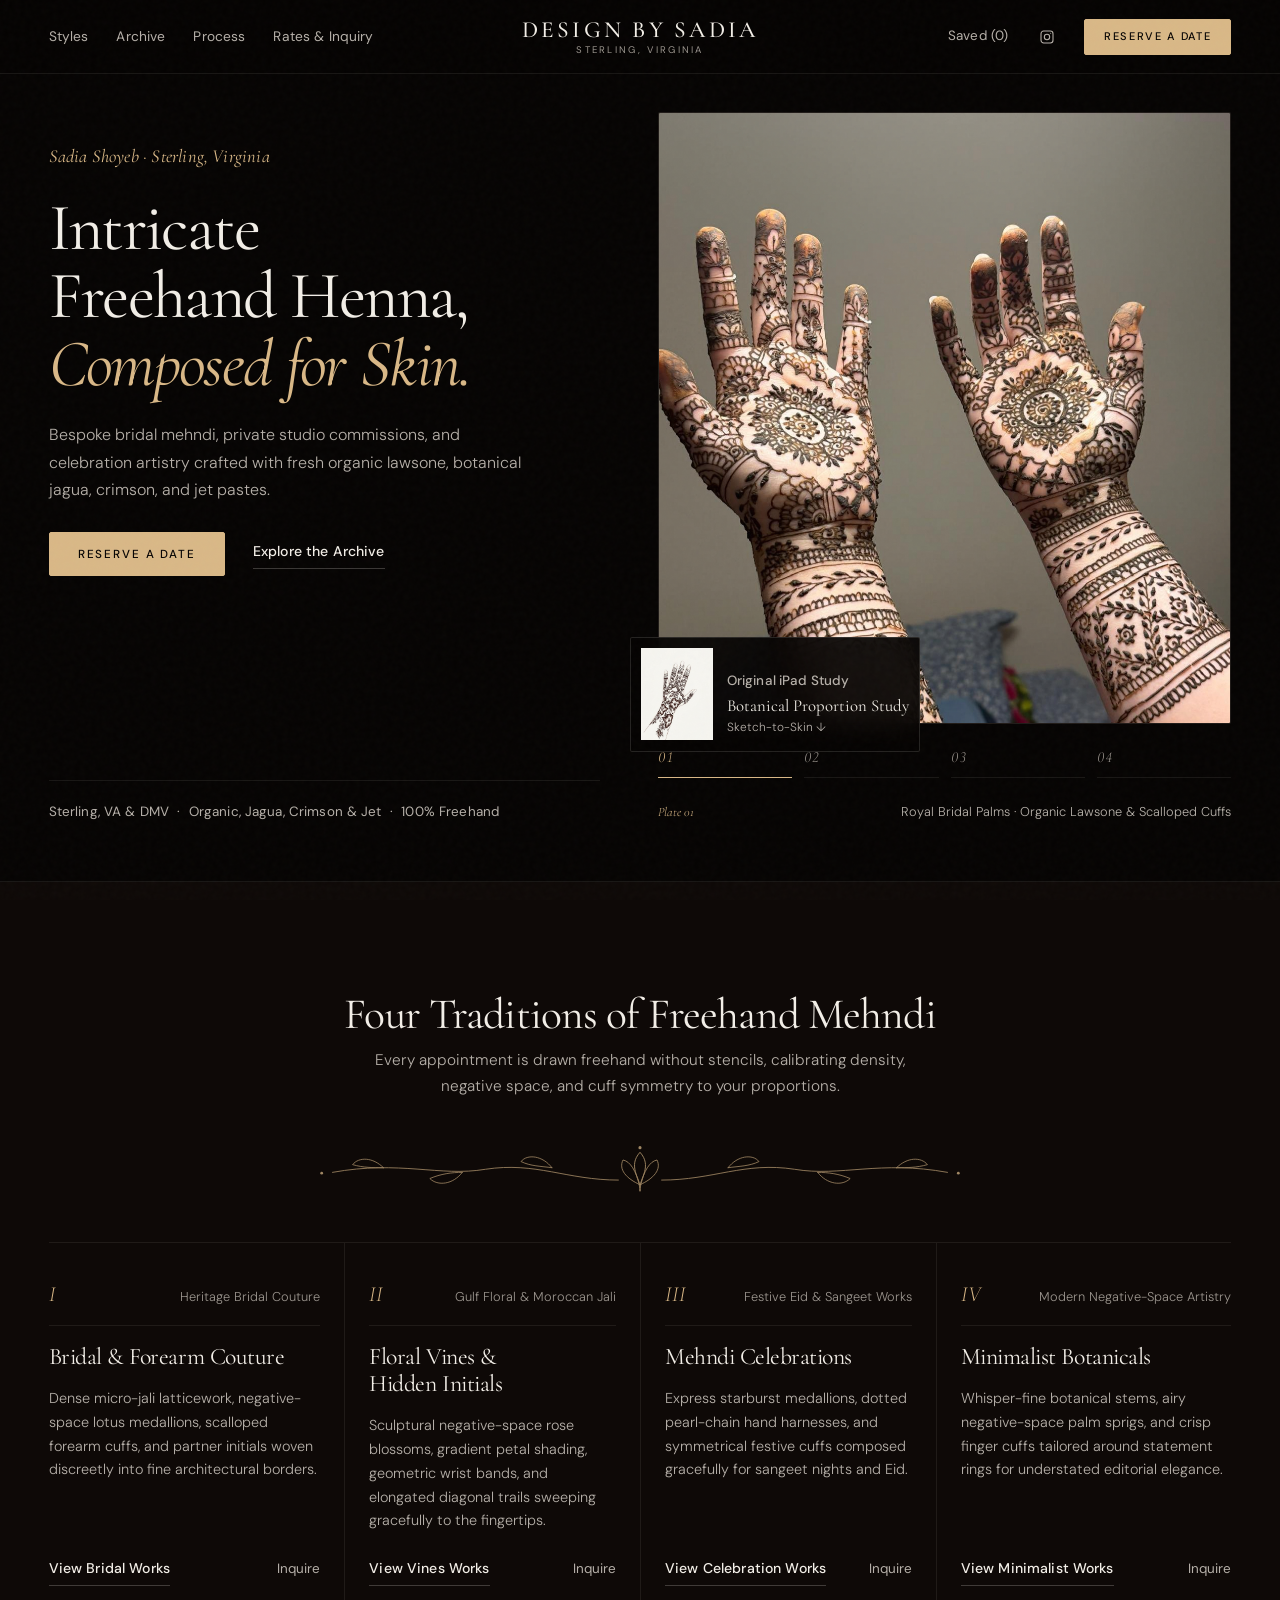
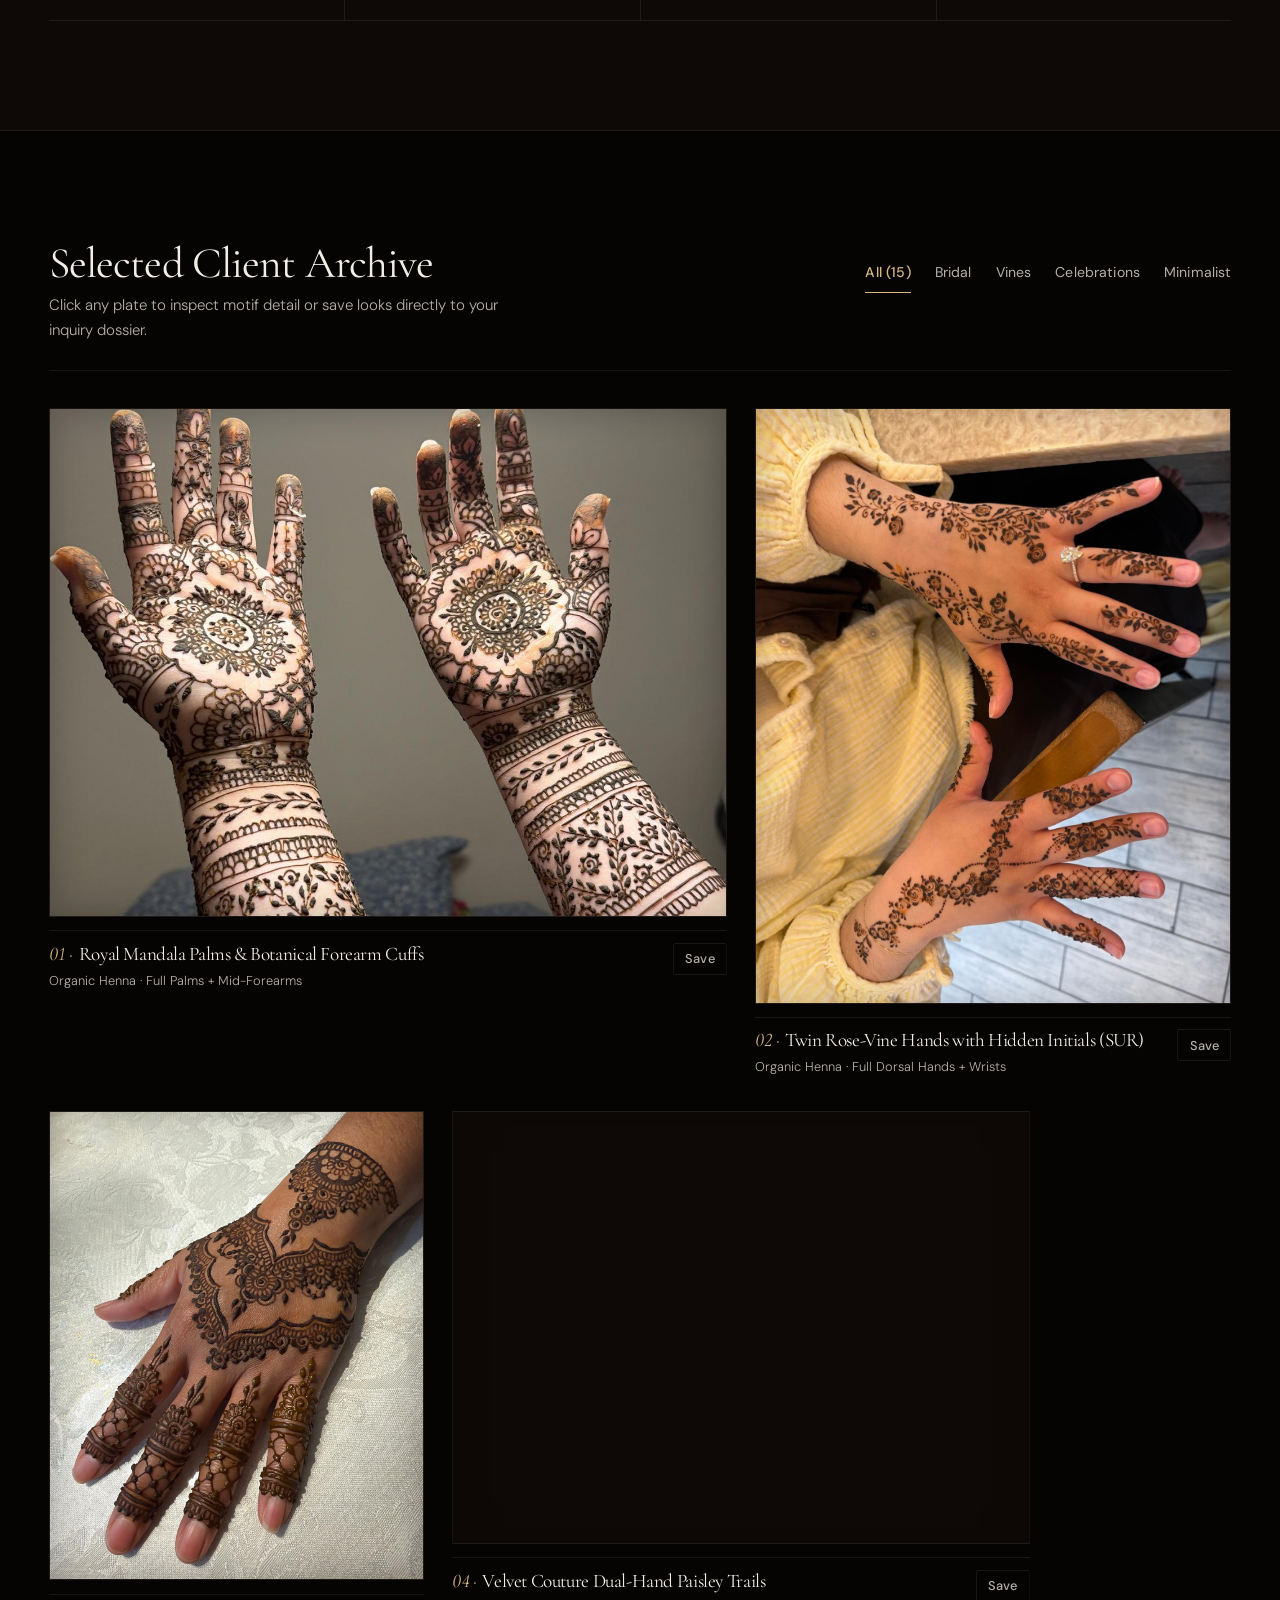
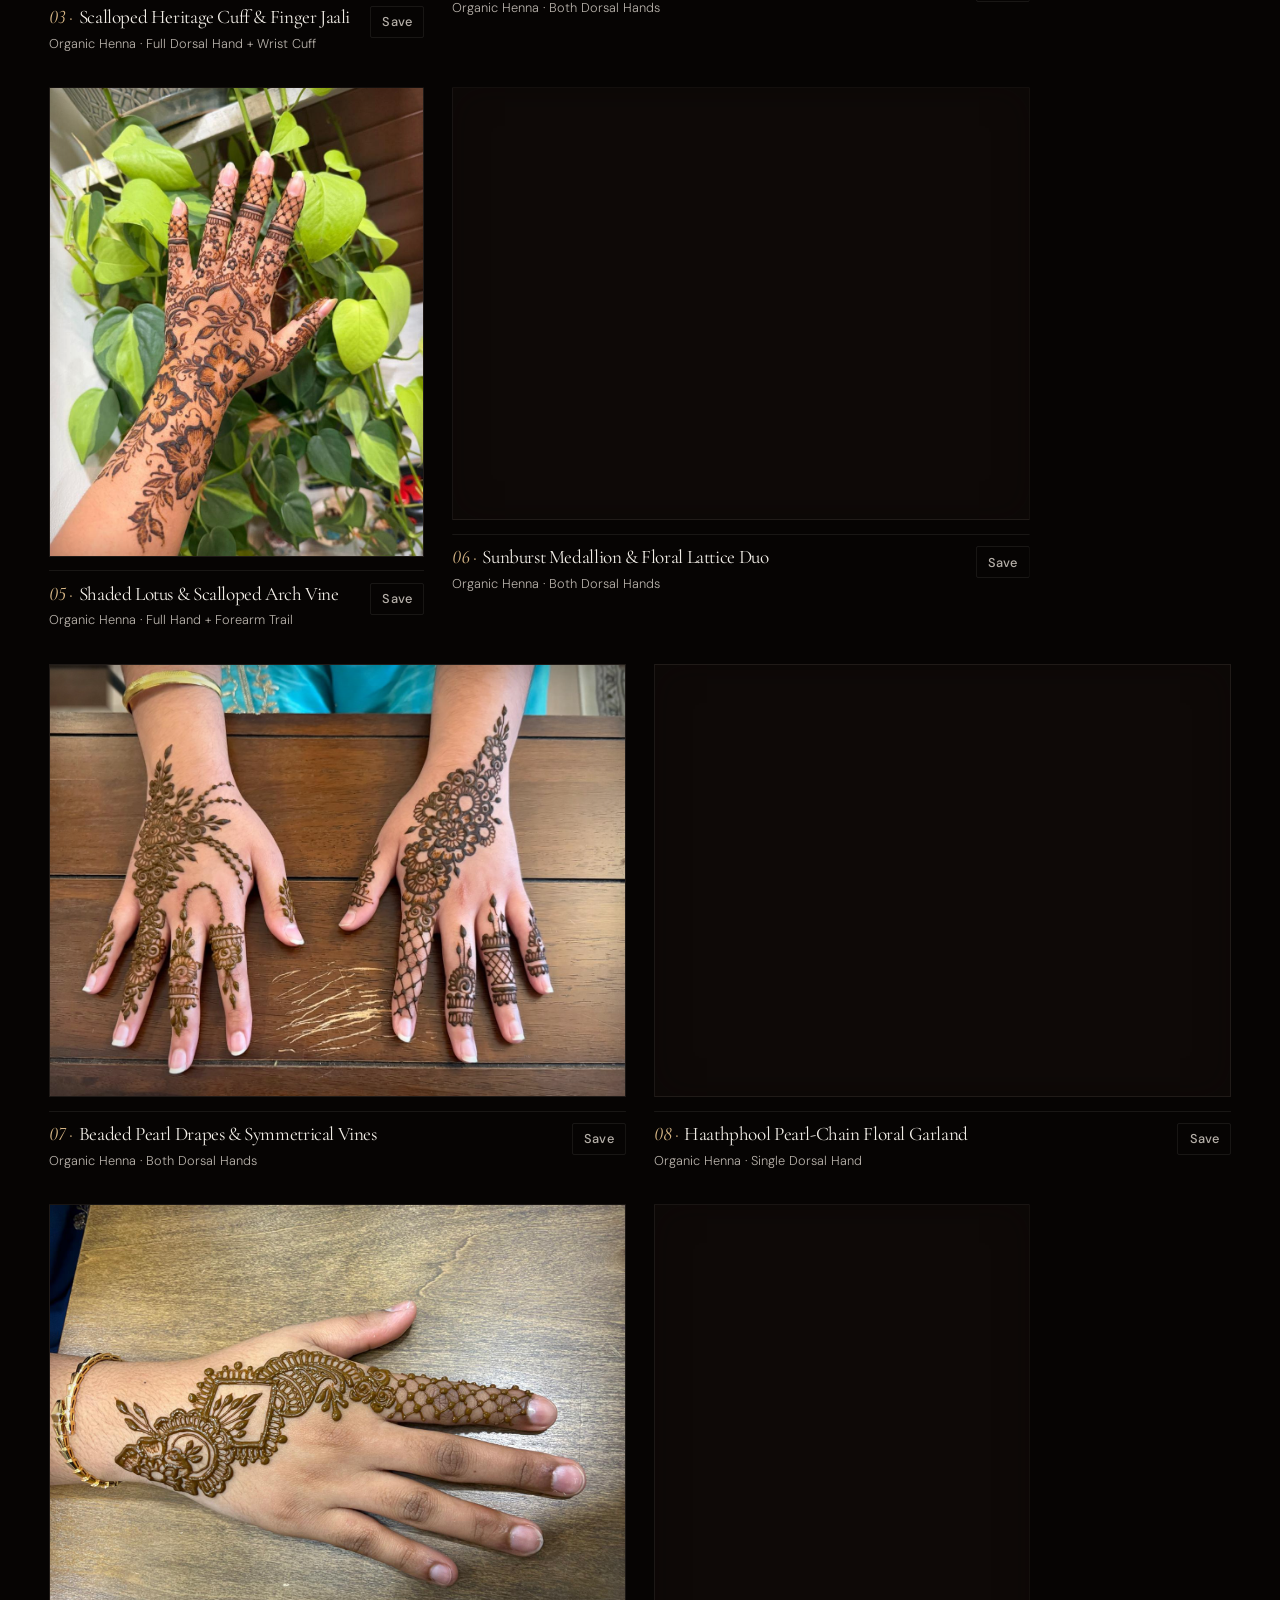
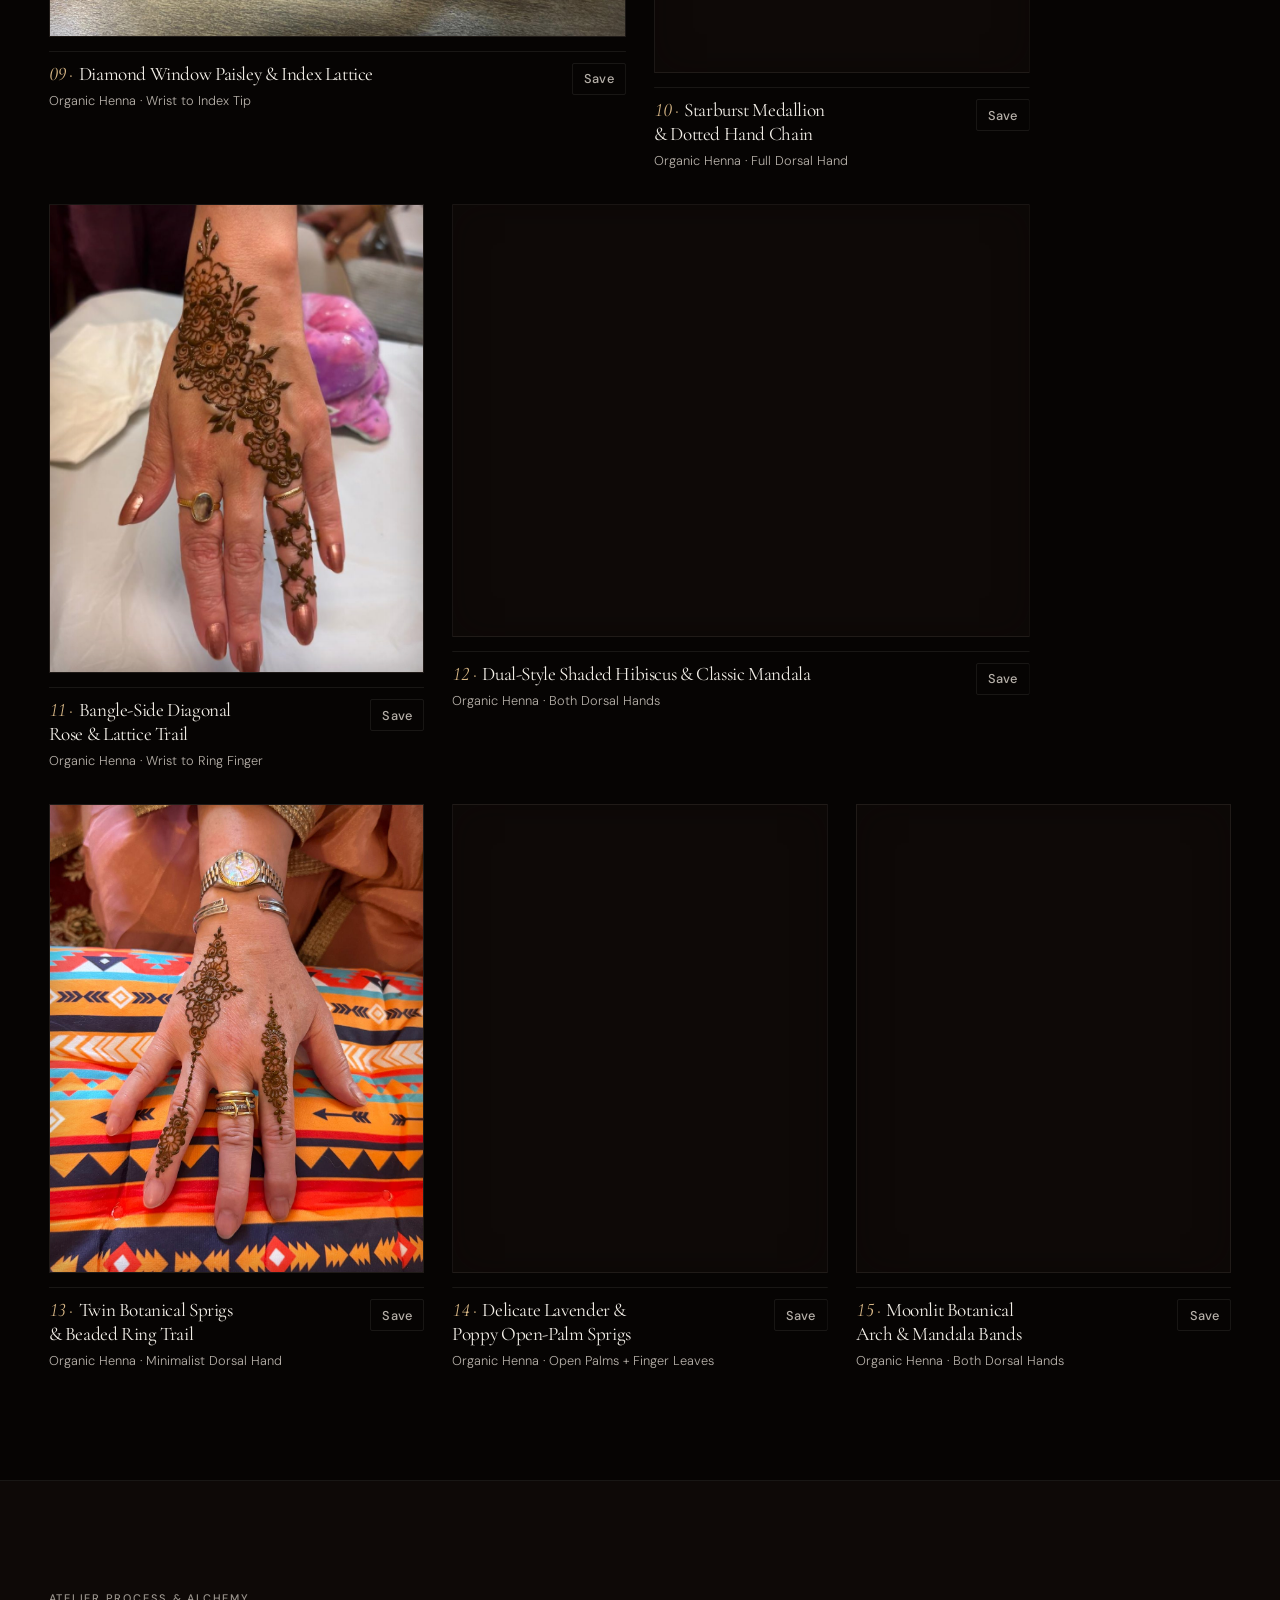
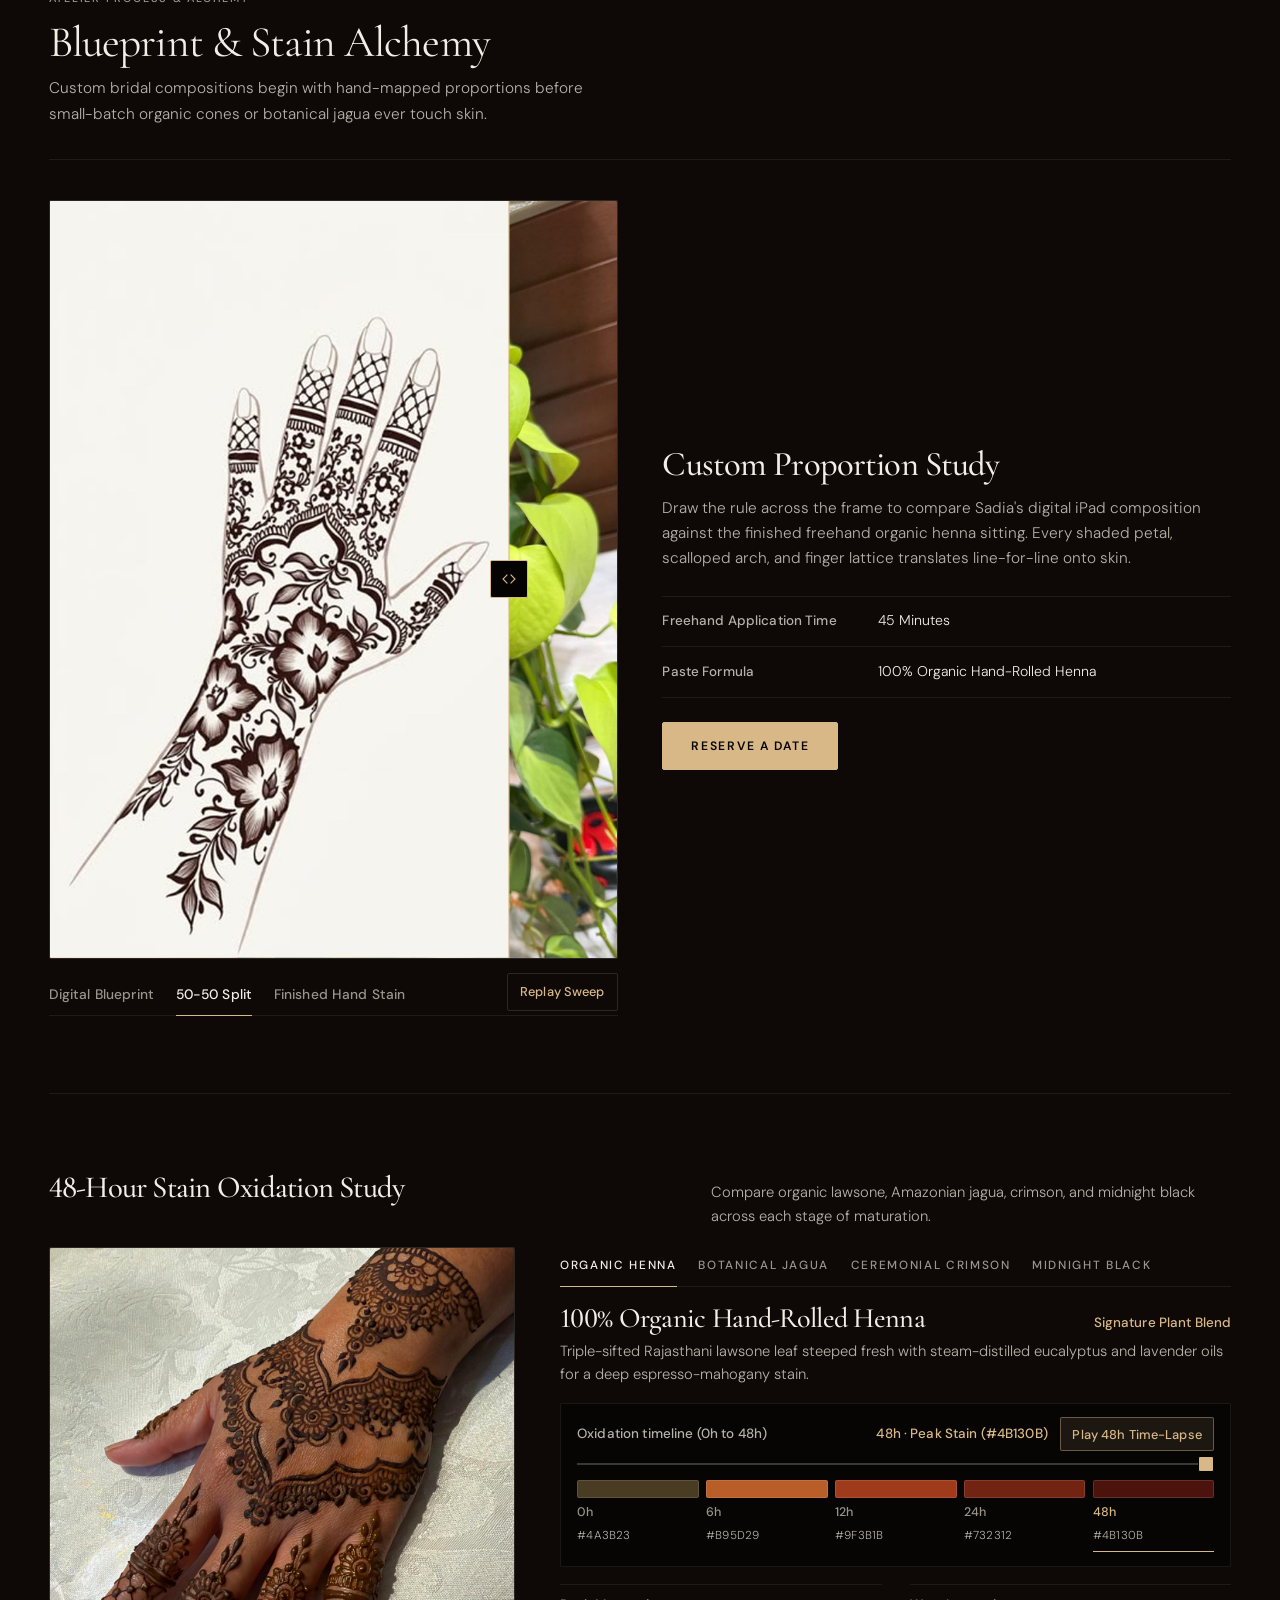
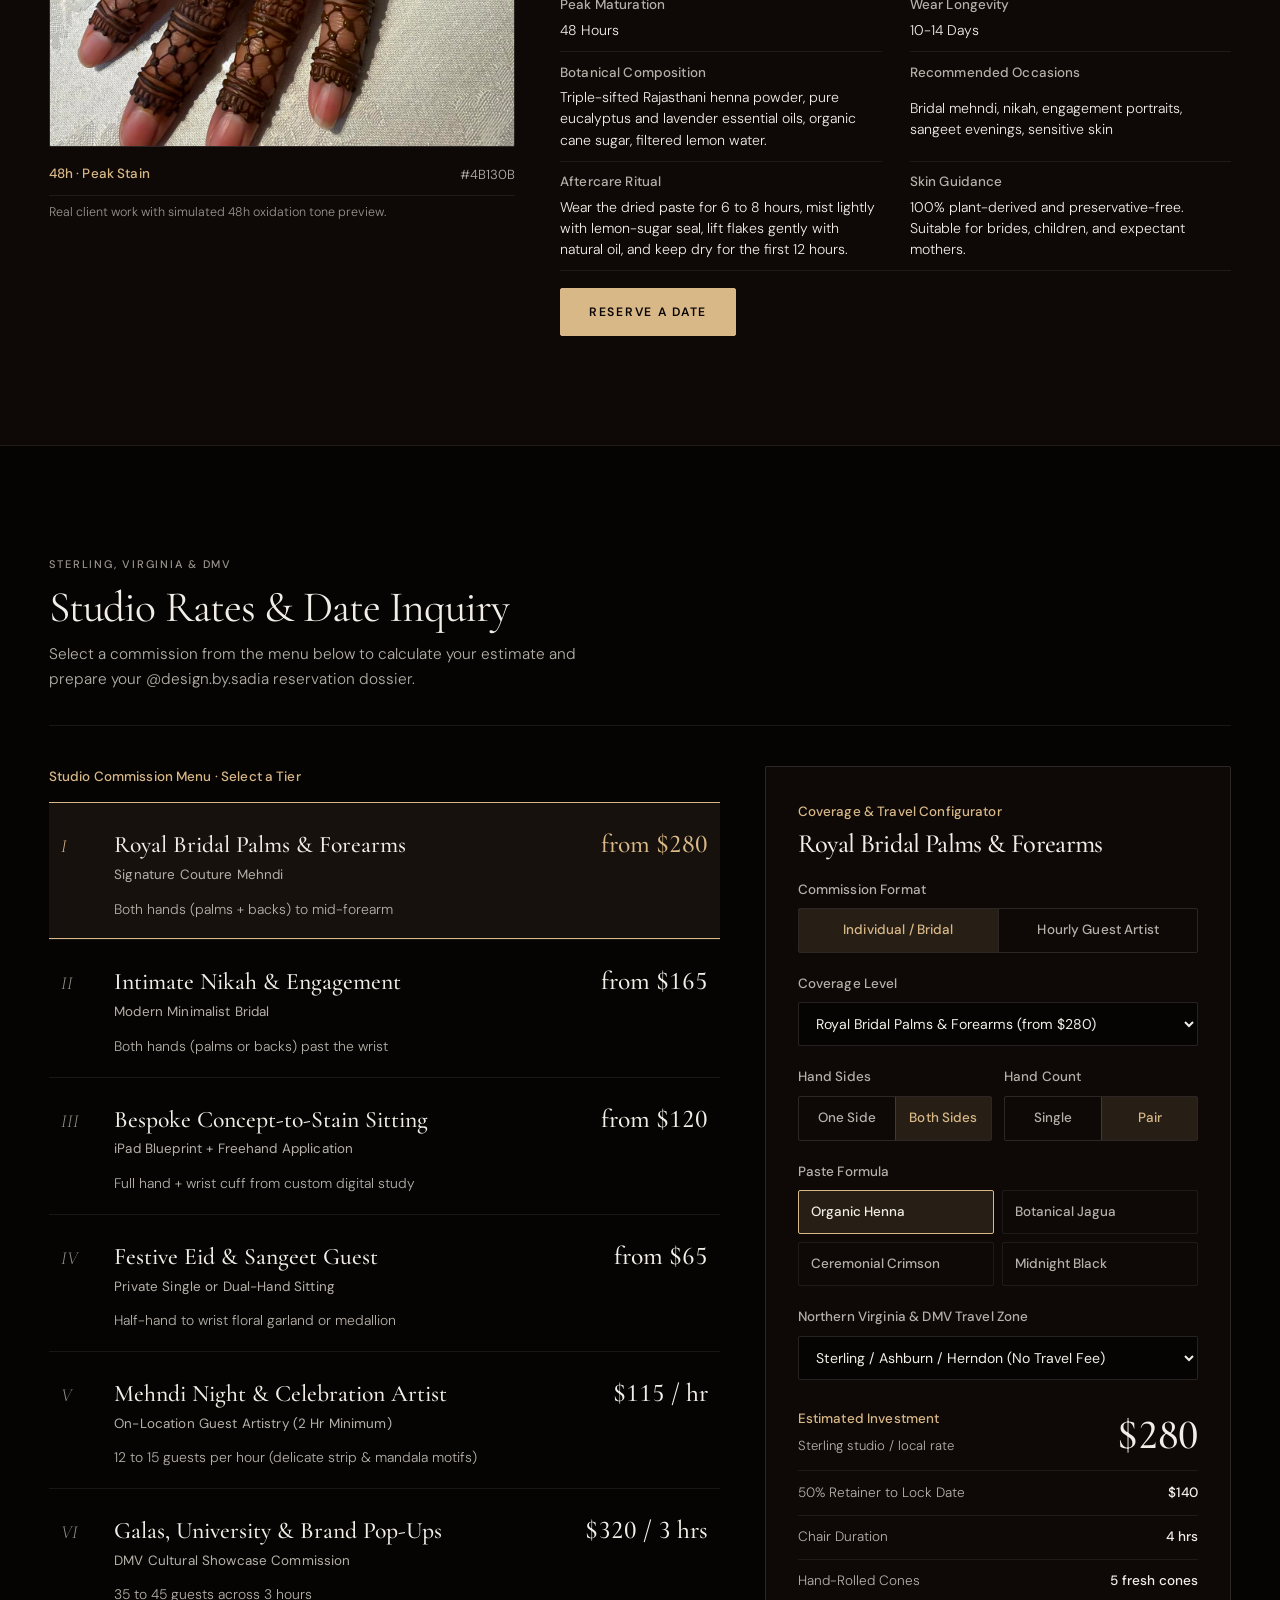
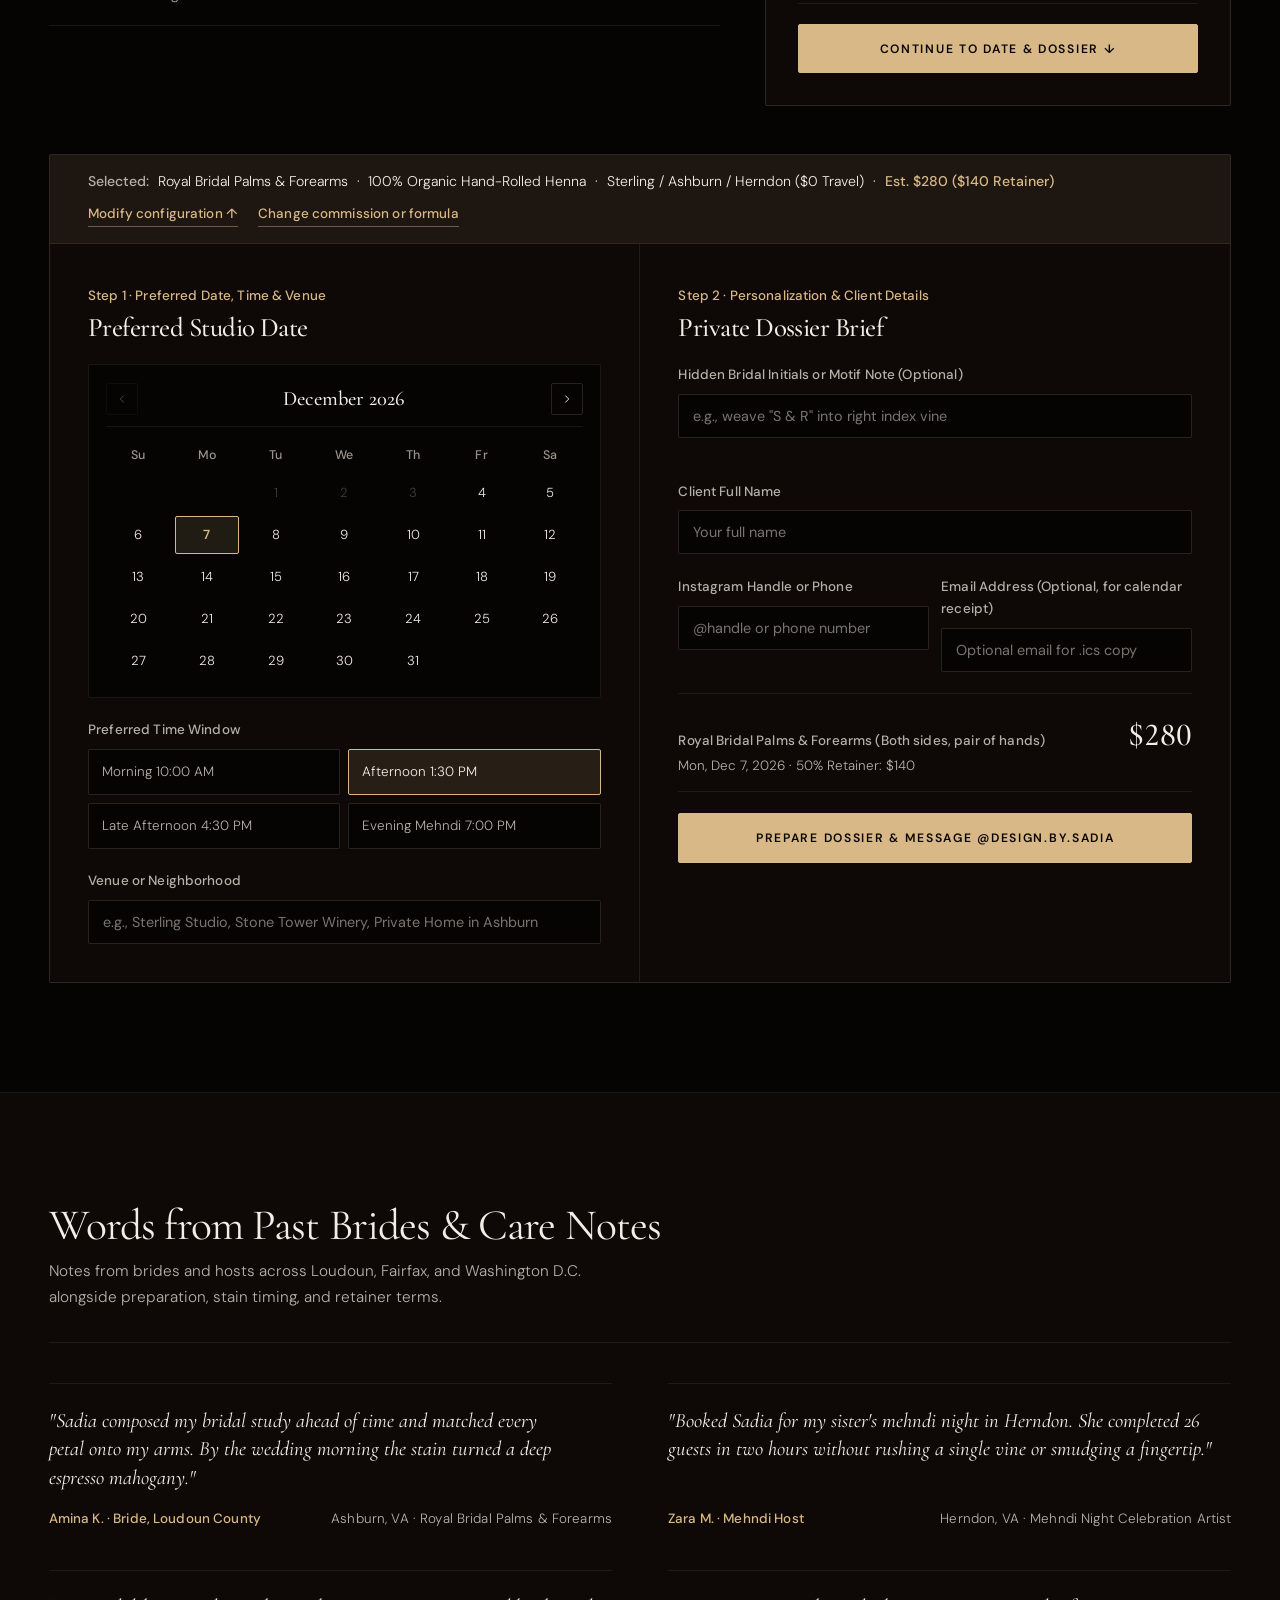
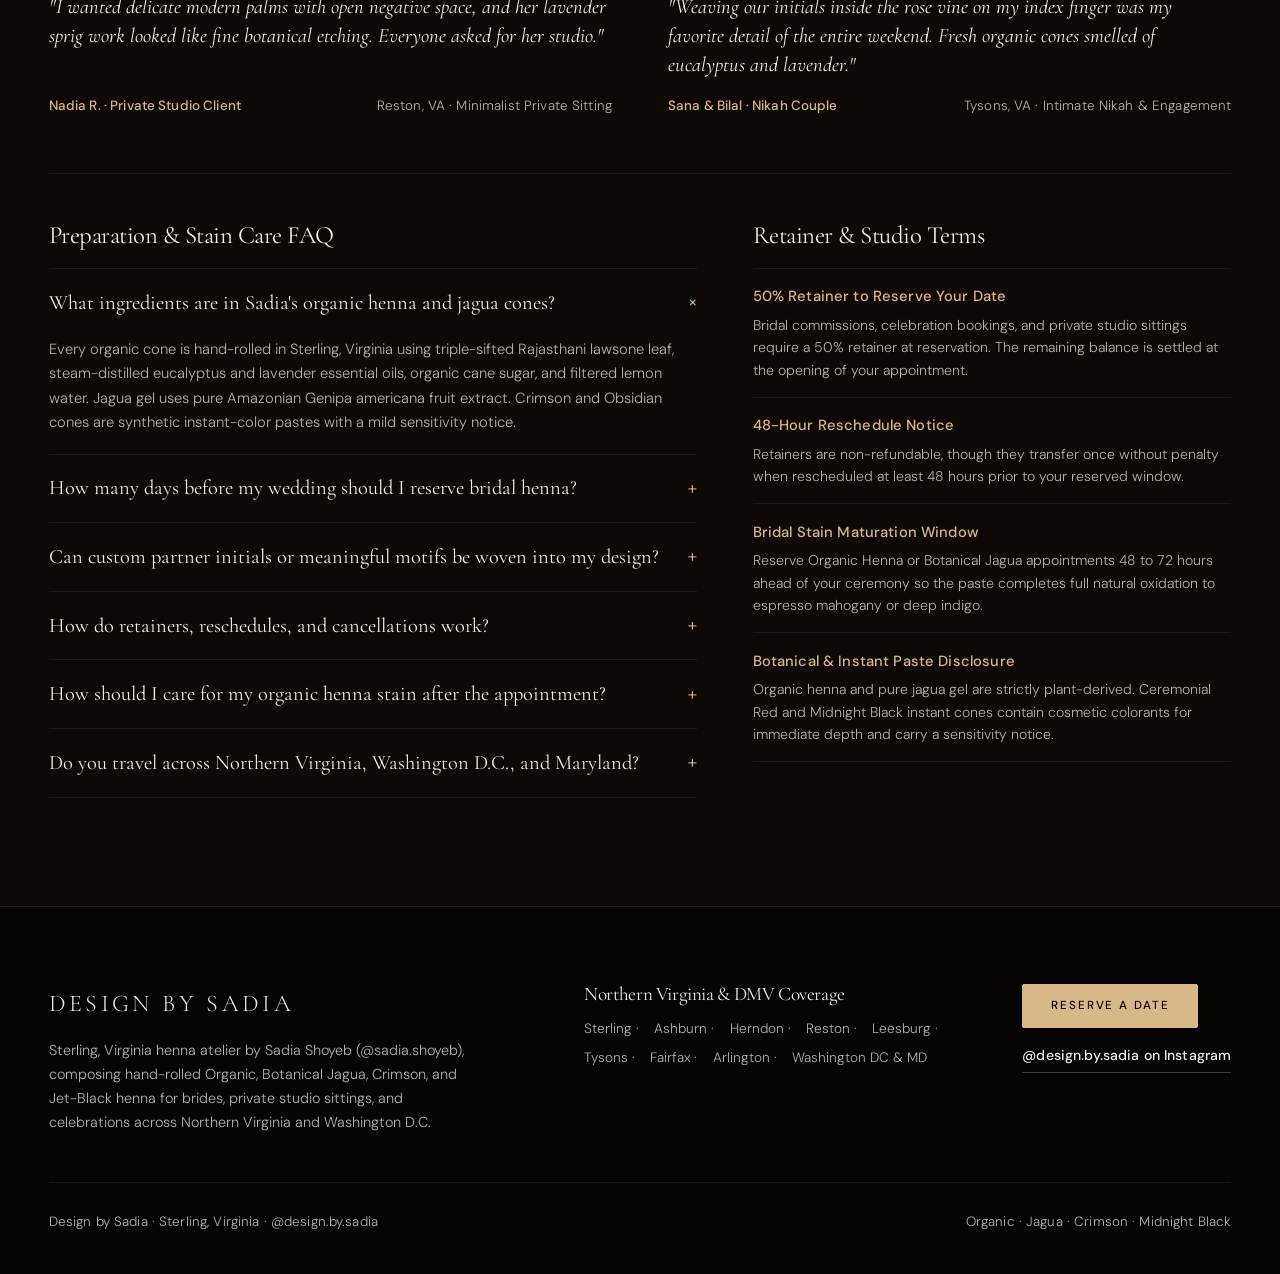
<file: index.html>
<!DOCTYPE html>
<html lang="en">
<head>
  <meta charset="UTF-8">
  <meta name="viewport" content="width=device-width, initial-scale=1.0">
  <title>Design by Sadia | Freehand Bridal &amp; Botanical Henna in Sterling, VA</title>
  <meta name="description" content="Bespoke Organic, Jagua, Crimson, and Jet henna artistry by Sadia Shoyeb across Sterling, Northern Virginia, and Washington D.C.">
  <meta name="theme-color" content="#090807">
  <link rel="canonical" href="https://0king0p.github.io/design-by-sadia/">
  <link rel="icon" type="image/svg+xml" href="./assets/generated/favicon.svg">
  <link rel="manifest" href="./manifest.webmanifest">

  <meta property="og:type" content="website">
  <meta property="og:site_name" content="Design by Sadia">
  <meta property="og:url" content="https://0king0p.github.io/design-by-sadia/">
  <meta property="og:title" content="Design by Sadia | Freehand Bridal &amp; Botanical Henna in Sterling, VA">
  <meta property="og:description" content="Bespoke Organic, Jagua, Crimson, and Jet henna artistry by Sadia Shoyeb across Sterling, Northern Virginia, and Washington D.C.">
  <meta property="og:image" content="https://0king0p.github.io/design-by-sadia/assets/generated/og-share-card.jpg">
  <meta property="og:image:width" content="1200">
  <meta property="og:image:height" content="630">

  <meta name="twitter:card" content="summary_large_image">
  <meta name="twitter:title" content="Design by Sadia | Bespoke Henna Atelier in Sterling, VA">
  <meta name="twitter:description" content="Bespoke Organic, Jagua, Crimson, and Jet henna artistry by Sadia Shoyeb across Sterling, Northern Virginia, and Washington D.C.">
  <meta name="twitter:image" content="https://0king0p.github.io/design-by-sadia/assets/generated/og-share-card.jpg">

  <script type="application/ld+json">
  {
    "@context": "https://schema.org",
    "@type": "BeautySalon",
    "name": "Design by Sadia",
    "url": "https://0king0p.github.io/design-by-sadia/",
    "image": "https://0king0p.github.io/design-by-sadia/assets/generated/og-share-card.jpg",
    "description": "Bespoke Organic, Jagua, Crimson, and Jet freehand henna artistry by Sadia Shoyeb across Sterling, Northern Virginia, and Washington D.C.",
    "founder": {
      "@type": "Person",
      "name": "Sadia Shoyeb"
    },
    "address": {
      "@type": "PostalAddress",
      "addressLocality": "Sterling",
      "addressRegion": "VA",
      "addressCountry": "US"
    },
    "areaServed": [
      "Sterling, VA",
      "Ashburn, VA",
      "Herndon, VA",
      "Reston, VA",
      "Leesburg, VA",
      "Tysons, VA",
      "Fairfax, VA",
      "Arlington, VA",
      "Washington, DC"
    ],
    "sameAs": [
      "https://www.instagram.com/design.by.sadia/"
    ],
    "priceRange": "$$"
  }
  </script>

  <link rel="preconnect" href="https://fonts.googleapis.com">
  <link rel="preconnect" href="https://fonts.gstatic.com" crossorigin>
  <link href="https://fonts.googleapis.com/css2?family=Cormorant+Garamond:ital,wght@0,300;0,400;0,500;0,600;1,400;1,500&amp;family=DM+Sans:opsz,wght@9..40,300;9..40,400;9..40,500&amp;display=swap" rel="stylesheet">
  <link rel="stylesheet" href="./styles/tokens.css?v=4">
  <link rel="stylesheet" href="./styles/studio.css?v=4">
  <style>
    :root { --plane-0-void: oklch(0.11 0.008 48); --plane-1-surface: oklch(0.145 0.010 48); --accent-henna: oklch(0.80 0.075 78); }
    html, body { background-color: var(--plane-0-void); color: oklch(0.95 0.010 80); }
    .numeral { font-variant-numeric: tabular-nums lining-nums; }
    .btn:active { transform: scale(0.98); }
  </style>
</head>
<body>
  <div class="atelier-grain" aria-hidden="true"></div>
  <a class="skip-link" href="#main-content">Skip to content</a>

  <header class="site-header">
    <div class="container site-header__inner">
      <nav aria-label="Primary navigation">
        <ul class="nav-links">
          <li><a href="#styles">Styles</a></li>
          <li><a href="#portfolio">Archive</a></li>
          <li><a href="#process">Process</a></li>
          <li><a href="#book">Rates &amp; Inquiry</a></li>
        </ul>
      </nav>

      <a class="brand-masthead" href="#top" aria-label="Design by Sadia home">
        <span class="brand-masthead__word">Design by Sadia</span>
        <span class="brand-masthead__sub">Sterling, Virginia</span>
      </a>

      <div class="nav-actions">
        <button
          type="button"
          class="nav-saved-trigger"
          id="nav-moodboard-btn"
          aria-controls="moodboard-drawer-backdrop"
          aria-expanded="false"
        >
          <span id="nav-moodboard-count" class="numeral">Saved (0)</span>
        </button>

        <a
          class="ig-icon-link"
          href="https://www.instagram.com/design.by.sadia/"
          target="_blank"
          rel="noopener noreferrer"
          aria-label="Design by Sadia on Instagram"
        >
          <svg width="16" height="16" viewBox="0 0 24 24" fill="none" stroke="currentColor" stroke-width="1.6" stroke-linecap="round" stroke-linejoin="round" aria-hidden="true">
            <rect x="3" y="3" width="18" height="18" rx="4"/>
            <circle cx="12" cy="12" r="4"/>
            <circle cx="17.5" cy="6.5" r="0.8" fill="currentColor" stroke="none"/>
          </svg>
        </a>

        <a class="btn btn--primary btn--sm nav-cta-desktop" href="#book" data-book-trigger>Reserve a Date</a>

        <button
          type="button"
          class="mobile-menu-btn"
          id="mobile-menu-toggle"
          aria-controls="mobile-drawer"
          aria-expanded="false"
          aria-label="Toggle navigation menu"
        >
          <svg width="18" height="18" viewBox="0 0 24 24" fill="none" stroke="currentColor" stroke-width="1.6" stroke-linecap="round" aria-hidden="true">
            <line x1="4" y1="7" x2="20" y2="7"/>
            <line x1="4" y1="12" x2="20" y2="12"/>
            <line x1="4" y1="17" x2="20" y2="17"/>
          </svg>
        </button>
      </div>
    </div>
  </header>

  <div class="mobile-drawer" id="mobile-drawer" hidden>
    <div class="mobile-drawer__links">
      <a href="#styles" data-drawer-link>Styles</a>
      <a href="#portfolio" data-drawer-link>Archive</a>
      <a href="#process" data-drawer-link>Process</a>
      <a href="#book" data-drawer-link>Rates &amp; Inquiry</a>
      <a href="#faq" data-drawer-link>Notes &amp; Policies</a>
    </div>
    <div class="mobile-drawer__footer">
      <a class="btn btn--primary" href="#book" data-drawer-link data-book-trigger>Reserve a Date</a>
      <a class="btn btn--ghost" href="https://www.instagram.com/design.by.sadia/" target="_blank" rel="noopener noreferrer">@design.by.sadia on Instagram</a>
    </div>
  </div>

  <main id="main-content">
    <!-- Cover: Editorial Split with Live 4-Plate Cinema Reel -->
    <section class="cover-section" id="top">
      <div class="container cover-grid">
        <div class="cover-copy">
          <div class="cover-copy__main">
            <p class="cover-volume-note">Sadia Shoyeb &middot; Sterling, Virginia</p>
            <h1 class="cover-title">Intricate Freehand Henna, <em>Composed for Skin.</em></h1>
            <p class="cover-prose">Bespoke bridal mehndi, private studio commissions, and celebration artistry crafted with fresh organic lawsone, botanical jagua, crimson, and jet pastes.</p>
            <div class="cover-actions">
              <a class="btn btn--primary" href="#book" data-book-trigger>Reserve a Date</a>
              <a class="editorial-link" href="#portfolio">Explore the Archive</a>
            </div>
          </div>

          <p class="cover-colophon">Sterling, VA &amp; DMV &nbsp;&middot;&nbsp; Organic, Jagua, Crimson &amp; Jet &nbsp;&middot;&nbsp; 100% Freehand</p>
        </div>

        <div class="cover-stage" id="hero-stage">
          <div class="cover-frame" id="hero-frame">
            <div class="cover-reel__parallax" id="hero-parallax-layer">
              <img
                id="hero-editorial-img"
                class="cover-reel__img is-active"
                src="./assets/portfolio/portfolio-02-royal-bridal-palms.jpg"
                alt="Freehand royal bridal mandala palms and botanical forearm cuffs in deep espresso mahogany stain"
                width="1200"
                height="1600"
                loading="eager"
                fetchpriority="high"
                decoding="async"
                data-reel-slide="0"
              >
            </div>
          </div>

          <button type="button" class="cover-secondary-print" id="hero-float-preview" aria-label="Scroll to original iPad sketch to living stain comparison">
            <img
              id="hero-float-img"
              src="./assets/portfolio/sketch-floral-vine.jpg"
              alt="Original iPad botanical floral vine sketch before application on skin"
              width="144"
              height="184"
              loading="eager"
              fetchpriority="high"
              decoding="async"
            >
            <span class="cover-secondary-print__meta">
              <span class="meta-label">Original iPad Study</span>
              <span class="cover-secondary-print__title" id="hero-float-title">Botanical Proportion Study</span>
              <span class="cover-secondary-print__sub" id="hero-float-sub">Sketch-to-Skin &darr;</span>
            </span>
          </button>

          <div class="cover-reel-controls" id="hero-reel-controls" role="group" aria-label="Featured client plates"></div>

          <div class="cover-caption">
            <span class="cover-caption__index" id="hero-caption-index">Plate 01</span>
            <span id="hero-caption-text">Royal Mandala Palms &amp; Botanical Forearm Cuffs &middot; Organic Henna</span>
          </div>
        </div>
      </div>
    </section>

    <!-- Chapter 1: Four Traditions + Animated Botanical Line-Draw -->
    <section class="atelier-section atelier-section--surface" id="styles">
      <div class="container">
        <div class="chapter-intro chapter-intro--centered">
          <h2>Four Traditions of Freehand Mehndi</h2>
          <p class="chapter-intro__deck">Every appointment is drawn freehand without stencils, calibrating density, negative space, and cuff symmetry to your proportions.</p>
        </div>

        <div class="traditions-ornament" id="traditions-ornament" aria-hidden="true">
          <svg id="traditions-vine-svg" viewBox="0 0 880 76" fill="none" xmlns="http://www.w3.org/2000/svg">
            <path class="vine-path" d="M440 62 C440 44, 424 30, 440 12 C456 30, 440 44, 440 62 Z" stroke="currentColor" stroke-width="1.2" stroke-linecap="round" stroke-linejoin="round"/>
            <path class="vine-path" d="M440 54 C422 46, 412 34, 418 22 C428 24, 434 36, 440 54" stroke="currentColor" stroke-width="1.1" stroke-linecap="round" stroke-linejoin="round"/>
            <path class="vine-path" d="M440 54 C458 46, 468 34, 462 22 C452 24, 446 36, 440 54" stroke="currentColor" stroke-width="1.1" stroke-linecap="round" stroke-linejoin="round"/>
            <path class="vine-path" d="M412 48 C345 48, 305 24, 240 34 C180 44, 130 22, 42 38" stroke="currentColor" stroke-width="1.1" stroke-linecap="round"/>
            <path class="vine-path" d="M468 48 C535 48, 575 24, 640 34 C700 44, 750 22, 838 38" stroke="currentColor" stroke-width="1.1" stroke-linecap="round"/>
            <path class="vine-path" d="M326 32 C314 16, 294 14, 286 24 C298 30, 312 30, 326 32" stroke="currentColor" stroke-width="1.05" stroke-linecap="round" stroke-linejoin="round"/>
            <path class="vine-path" d="M554 32 C566 16, 586 14, 594 24 C582 30, 568 30, 554 32" stroke="currentColor" stroke-width="1.05" stroke-linecap="round" stroke-linejoin="round"/>
            <path class="vine-path" d="M210 38 C198 54, 178 56, 168 46 C182 40, 196 38, 210 38" stroke="currentColor" stroke-width="1.05" stroke-linecap="round" stroke-linejoin="round"/>
            <path class="vine-path" d="M670 38 C682 54, 702 56, 712 46 C698 40, 684 38, 670 38" stroke="currentColor" stroke-width="1.05" stroke-linecap="round" stroke-linejoin="round"/>
            <path class="vine-path" d="M108 32 C94 18, 76 18, 68 28 C82 32, 94 32, 108 32" stroke="currentColor" stroke-width="1.05" stroke-linecap="round" stroke-linejoin="round"/>
            <path class="vine-path" d="M772 32 C786 18, 804 18, 812 28 C798 32, 786 32, 772 32" stroke="currentColor" stroke-width="1.05" stroke-linecap="round" stroke-linejoin="round"/>
            <circle class="vine-dot" cx="440" cy="6" r="2" fill="currentColor"/>
            <circle class="vine-dot" cx="28" cy="39" r="1.8" fill="currentColor"/>
            <circle class="vine-dot" cx="852" cy="39" r="1.8" fill="currentColor"/>
          </svg>
        </div>

        <div class="traditions-index" id="signature-styles-grid"></div>
      </div>
    </section>

    <!-- Chapter 2: Selected Client Archive -->
    <section class="atelier-section" id="portfolio">
      <div class="container">
        <div class="archive-header">
          <div class="archive-header__copy">
            <h2>Selected Client Archive</h2>
            <p class="archive-header__deck">Click any plate to inspect motif detail or save looks directly to your inquiry dossier.</p>
          </div>
          <div class="filter-tabs" role="group" aria-label="Filter archive by style" id="portfolio-filters">
            <button type="button" class="filter-tab" data-category="all" aria-pressed="true">All (<span id="portfolio-all-count" class="numeral">15</span>)</button>
            <button type="button" class="filter-tab" data-category="bridal" aria-pressed="false">Bridal</button>
            <button type="button" class="filter-tab" data-category="vines" aria-pressed="false">Vines</button>
            <button type="button" class="filter-tab" data-category="festive" aria-pressed="false">Celebrations</button>
            <button type="button" class="filter-tab" data-category="minimalist" aria-pressed="false">Minimalist</button>
          </div>
        </div>

        <div class="archive-grid" id="portfolio-grid"></div>
      </div>
    </section>

    <!-- Chapter 3: Blueprint & Stain Alchemy -->
    <section class="atelier-section atelier-section--surface" id="process">
      <div class="container">
        <div class="chapter-intro chapter-intro--stacked">
          <span class="micro-label">Atelier Process &amp; Alchemy</span>
          <h2>Blueprint &amp; Stain Alchemy</h2>
          <p class="chapter-intro__deck">Custom bridal compositions begin with hand-mapped proportions before small-batch organic cones or botanical jagua ever touch skin.</p>
        </div>

        <div class="process-block" id="sketch-to-stain">
          <div class="mount-shell" id="sketch-stain-mount"></div>
        </div>

        <div id="stain-lab">
          <div class="mount-shell" id="stain-lab-mount"></div>
        </div>
      </div>
    </section>

    <!-- Chapter 4: Unified Studio Rates & Date Inquiry -->
    <section class="atelier-section" id="book">
      <div class="container">
        <div id="packages" class="anchor-beacon" aria-hidden="true"></div>
        <div id="estimator" class="anchor-beacon" aria-hidden="true"></div>

        <div class="chapter-intro chapter-intro--stacked">
          <span class="micro-label">Sterling, Virginia &amp; DMV</span>
          <h2>Studio Rates &amp; Date Inquiry</h2>
          <p class="chapter-intro__deck">Select a commission from the menu below to calculate your estimate and prepare your @design.by.sadia reservation dossier.</p>
        </div>

        <div class="mount-shell" id="coverage-estimator-mount"></div>
        <div class="mount-shell" id="booking-concierge-mount" style="margin-top: 3rem;"></div>
      </div>
    </section>

    <!-- Chapter 5: Client Notes, Care FAQ & Studio Terms -->
    <section class="atelier-section atelier-section--surface" id="faq">
      <div class="container">
        <div class="chapter-intro chapter-intro--stacked">
          <h2>Words from Past Brides &amp; Care Notes</h2>
          <p class="chapter-intro__deck">Notes from brides and hosts across Loudoun, Fairfax, and Washington D.C. alongside preparation, stain timing, and retainer terms.</p>
        </div>

        <div class="testimonials-spread" id="testimonials-grid"></div>

        <div class="faq-policies-split">
          <div class="faq-col">
            <h3 class="subsection-heading">Preparation &amp; Stain Care FAQ</h3>
            <div class="faq-list" id="faq-accordion"></div>
          </div>

          <aside class="policies-col" aria-label="Studio booking policies">
            <h3 class="subsection-heading">Retainer &amp; Studio Terms</h3>
            <div id="policies-list"></div>
          </aside>
        </div>
      </div>
    </section>
  </main>

  <footer class="site-footer">
    <div class="container">
      <div class="footer-grid">
        <div class="footer-brand">
          <span class="footer-brand__name">Design by Sadia</span>
          <p class="footer-prose" id="footer-bio-summary">
            Bespoke freehand henna and jagua studio led by Sadia Shoyeb in Sterling, VA. Freshly hand-rolled organic cones for bridal couture, private appointments, and celebrations.
          </p>
        </div>

        <div>
          <h3 class="footer-areas-heading">Northern Virginia &amp; DMV Coverage</h3>
          <div class="footer-areas" id="footer-service-areas"></div>
        </div>

        <div class="footer-actions">
          <a class="btn btn--primary" href="#book" data-book-trigger>Reserve a Date</a>
          <a class="editorial-link" href="https://www.instagram.com/design.by.sadia/" target="_blank" rel="noopener noreferrer">@design.by.sadia on Instagram</a>
        </div>
      </div>

      <div class="footer-colophon">
        <span>Design by Sadia &middot; Sterling, Virginia &middot; @design.by.sadia</span>
        <span class="numeral">Organic &middot; Jagua &middot; Crimson &middot; Midnight Black</span>
      </div>
    </div>
  </footer>

  <!-- Cinema Gallery Lightbox -->
  <div class="lightbox-backdrop" id="portfolio-lightbox" role="dialog" aria-modal="true" aria-labelledby="lightbox-title" hidden>
    <div class="lightbox-dialog">
      <button type="button" class="lightbox-close" id="lightbox-close" aria-label="Close archive lightbox">
        <svg width="17" height="17" viewBox="0 0 24 24" fill="none" stroke="currentColor" stroke-width="1.8" stroke-linecap="round" aria-hidden="true">
          <line x1="18" y1="6" x2="6" y2="18"/>
          <line x1="6" y1="6" x2="18" y2="18"/>
        </svg>
      </button>

      <div class="lightbox-media">
        <img id="lightbox-img" src="./assets/portfolio/portfolio-01-botanical-vine.jpg" alt="" width="900" height="1200">
        <button type="button" class="lightbox-nav lightbox-nav--prev" id="lightbox-prev" aria-label="Previous archive piece">
          <svg width="17" height="17" viewBox="0 0 24 24" fill="none" stroke="currentColor" stroke-width="1.8" stroke-linecap="round" stroke-linejoin="round" aria-hidden="true">
            <polyline points="15 18 9 12 15 6"/>
          </svg>
        </button>
        <button type="button" class="lightbox-nav lightbox-nav--next" id="lightbox-next" aria-label="Next archive piece">
          <svg width="17" height="17" viewBox="0 0 24 24" fill="none" stroke="currentColor" stroke-width="1.8" stroke-linecap="round" stroke-linejoin="round" aria-hidden="true">
            <polyline points="9 18 15 12 9 6"/>
          </svg>
        </button>
      </div>

      <div class="lightbox-details">
        <div style="display: flex; flex-direction: column; gap: 0.9rem;">
          <span class="meta-label" id="lightbox-medium">Organic Henna</span>
          <h3 id="lightbox-title">Design Title</h3>
          <p id="lightbox-story"></p>
          <div class="lightbox-specs">
            <div>
              <span class="lightbox-spec-label">Placement</span>
              <span class="lightbox-spec-val" id="lightbox-coverage">Full Palm</span>
            </div>
            <div>
              <span class="lightbox-spec-label">Occasion</span>
              <span class="lightbox-spec-val" id="lightbox-occasion">Bridal</span>
            </div>
          </div>
        </div>

        <div class="lightbox-actions">
          <button type="button" class="btn btn--secondary" id="lightbox-pin-btn" aria-pressed="false">Save to Archive</button>
          <button type="button" class="btn btn--primary" id="lightbox-book-btn">Reserve a Date with This Look</button>
        </div>
      </div>
    </div>
  </div>

  <!-- Saved Archive Drawer -->
  <div class="moodboard-drawer-backdrop" id="moodboard-drawer-backdrop" role="dialog" aria-modal="true" aria-labelledby="moodboard-drawer-title" hidden>
    <div class="moodboard-drawer">
      <div class="moodboard-drawer__head">
        <div>
          <h3 id="moodboard-drawer-title">Saved Archive</h3>
          <p class="moodboard-drawer__sub" id="moodboard-drawer-sub">Save designs to attach inspiration to your reservation brief.</p>
        </div>
        <button type="button" class="lightbox-close" id="moodboard-close-btn" style="position: static;" aria-label="Close saved archive">
          <svg width="17" height="17" viewBox="0 0 24 24" fill="none" stroke="currentColor" stroke-width="1.8" stroke-linecap="round" aria-hidden="true">
            <line x1="18" y1="6" x2="6" y2="18"/>
            <line x1="6" y1="6" x2="18" y2="18"/>
          </svg>
        </button>
      </div>

      <div class="moodboard-drawer__list" id="moodboard-drawer-list"></div>

      <div class="moodboard-drawer__foot">
        <button type="button" class="btn btn--primary" id="moodboard-book-btn">Reserve a Date</button>
        <button type="button" class="btn btn--destructive btn--sm" id="moodboard-clear-btn">Clear Saved Archive</button>
      </div>
    </div>
  </div>

  <div id="client-review-mount"></div>

  <script type="module" src="./js/app.js?v=4"></script>
</body>
</html>
</file>
<file: styles/tokens.css>
/* Design by Sadia (v4): Velvet Espresso Noir & Brushed Champagne Atelier Tokens */
:root {
  color-scheme: dark;

  /* 5-Plane Monotonic OKLCH Velvet Espresso Surface Stack */
  --plane-0-void: oklch(0.11 0.008 48);
  --plane-1-surface: oklch(0.145 0.010 48);
  --plane-2-card: oklch(0.18 0.012 48);
  --plane-3-elevated: oklch(0.22 0.014 48);
  --plane-4-overlay: oklch(0.26 0.016 48);

  /* Specular & Architectural Hairline Borders */
  --border-specular: color-mix(in oklch, oklch(0.95 0.010 80) 13%, transparent);
  --border-subtle: color-mix(in oklch, oklch(0.95 0.010 80) 8%, transparent);
  --border-strong: color-mix(in oklch, oklch(0.95 0.010 80) 22%, transparent);
  --border-accent: color-mix(in oklch, oklch(0.80 0.075 78) 42%, transparent);

  /* Perceptual Silk Ivory & Warm Taupe Typography Scale (APCA |Lc| >= 94 primary, >= 66 secondary) */
  --text-primary: oklch(0.95 0.010 80);
  --text-secondary: oklch(0.76 0.012 72);
  --text-muted: oklch(0.67 0.012 70);

  /* Single Locked Brushed Champagne Gold Accent */
  --accent-henna: oklch(0.80 0.075 78);
  --accent-henna-hover: oklch(0.85 0.080 78);
  --accent-henna-soft: color-mix(in oklch, oklch(0.80 0.075 78) 12%, transparent);
  --accent-ink: oklch(0.12 0.010 48);

  /* Semantic Intent Tokens */
  --color-primary: var(--accent-henna);
  --color-accent: var(--accent-henna);
  --color-surface: var(--plane-1-surface);
  --color-destructive: oklch(0.64 0.16 25);
  --color-destructive-soft: color-mix(in oklch, oklch(0.64 0.16 25) 12%, transparent);
  --color-success: oklch(0.74 0.11 148);
  --color-success-soft: color-mix(in oklch, oklch(0.74 0.11 148) 12%, transparent);

  /* Subtle Architectural Elevation (Zero Neon Glow) */
  --specular-highlight: inset 0 1px 0 0 color-mix(in oklch, oklch(0.95 0.010 80) 12%, transparent);
  --shadow-card: var(--specular-highlight), 0 16px 36px -20px oklch(0.05 0.008 48 / 0.72);
  --shadow-elevated: var(--specular-highlight), 0 28px 60px -22px oklch(0.04 0.008 48 / 0.86);

  /* Editorial Typography Families (Zero Monospace) */
  --font-display: "Cormorant Garamond", Georgia, "Times New Roman", serif;
  --font-sans: "DM Sans", -apple-system, BlinkMacSystemFont, "Segoe UI", sans-serif;

  /* Fluid Editorial Type Scale */
  --text-hero: clamp(2.75rem, 5.2vw, 4.75rem);
  --text-h2: clamp(2.05rem, 3.4vw, 3.15rem);
  --text-h3: clamp(1.38rem, 1.9vw, 1.75rem);
  --text-body: clamp(0.97rem, 1.05vw, 1.05rem);
  --text-small: 0.875rem;
  --text-meta: 0.84rem;
  --text-micro: 0.6875rem;

  /* Layout & Editorial Proportions */
  --nav-height: 74px;
  --container-max: 1320px;
  --gutter: clamp(1.25rem, 3.8vw, 3.25rem);
  --section-pad: clamp(4.75rem, 8.5vw, 7.25rem);

  /* Architectural Print Geometry */
  --radius-sm: 0px;
  --radius-md: 2px;
  --radius-lg: 2px;

  /* Tactile Motion & W3C Springs */
  --ease-tactile: cubic-bezier(0.23, 1, 0.32, 1);
  --spring-snappy: linear(0, 0.009, 0.035 2.1%, 0.141 4.4%, 0.723 12.9%, 0.938 17.5%, 1.017 20.4%, 1.051 23.6%, 1.055 26.8%, 1.007 39.8%, 0.997 49.4%, 1);
  --dur-press: 150ms;
  --dur-ui: 240ms;
  --dur-reveal: 420ms;
}
</file>
<file: styles/studio.css>
/* Design by Sadia (v4): Vogue Bridal x Aesop x Sabyasachi Architectural Couture Stylesheet */

*,
*::before,
*::after {
  box-sizing: border-box;
}

html {
  scroll-behavior: smooth;
  -webkit-text-size-adjust: 100%;
  background-color: var(--plane-0-void);
}

@media (prefers-reduced-motion: reduce) {
  html {
    scroll-behavior: auto;
  }
}

body {
  margin: 0;
  min-height: 100vh;
  background-color: var(--plane-0-void);
  color: var(--text-primary);
  font-family: var(--font-sans);
  font-size: var(--text-body);
  font-weight: 300;
  line-height: 1.66;
  -webkit-font-smoothing: antialiased;
  -moz-osx-font-smoothing: grayscale;
  overflow-x: clip;
}

/* Fix sticky header anchor clipping across all chapters and subsections */
section[id],
[id] {
  scroll-margin-top: 92px;
}

/* Subtle paper-linen atmospheric grain */
.atelier-grain {
  position: fixed;
  inset: 0;
  z-index: 90;
  pointer-events: none;
  opacity: 0.025;
  background-image: url("data:image/svg+xml,%3Csvg viewBox='0 0 200 200' xmlns='http://www.w3.org/2000/svg'%3E%3Cfilter id='n'%3E%3CfeTurbulence type='fractalNoise' baseFrequency='0.82' numOctaves='3' stitchTiles='stitch'/%3E%3C/filter%3E%3Crect width='100%25' height='100%25' filter='url(%23n)' opacity='1'/%3E%3C/svg%3E");
}

img {
  display: block;
  max-width: 100%;
  height: auto;
}

a {
  color: inherit;
  text-decoration: none;
}

button {
  font: inherit;
  color: inherit;
  background: none;
  border: 0;
  padding: 0;
  cursor: pointer;
}

h1,
h2,
h3,
h4,
p,
ul,
ol,
figure,
blockquote {
  margin: 0;
}

h1,
h2,
h3,
h4,
.font-display {
  font-family: var(--font-display);
  font-weight: 400;
  font-variant-numeric: lining-nums proportional-nums;
  letter-spacing: -0.02em;
  line-height: 1.06;
  text-wrap: balance;
}

p {
  text-wrap: pretty;
}

.numeral {
  font-variant-numeric: tabular-nums lining-nums;
}

.micro-label {
  font-family: var(--font-sans);
  font-size: var(--text-micro);
  font-weight: 500;
  letter-spacing: 0.16em;
  text-transform: uppercase;
  font-variant-numeric: tabular-nums lining-nums;
  color: var(--text-muted);
}

.meta-label {
  font-family: var(--font-sans);
  font-size: var(--text-meta);
  font-weight: 500;
  letter-spacing: 0.01em;
  text-transform: none;
  font-variant-numeric: tabular-nums lining-nums;
  color: var(--text-secondary);
}

:focus-visible {
  outline: 1.5px solid var(--accent-henna);
  outline-offset: 3px;
}

.skip-link {
  position: fixed;
  top: -120px;
  left: 1rem;
  z-index: 200;
  padding: 0.65rem 1.15rem;
  background: var(--accent-henna);
  color: var(--accent-ink);
  font-size: 0.75rem;
  font-weight: 500;
  letter-spacing: 0.14em;
  text-transform: uppercase;
  border-radius: var(--radius-md);
  transition: top var(--dur-press) var(--ease-tactile);
}

.skip-link:focus {
  top: 0.9rem;
}

.container {
  width: min(var(--container-max), calc(100% - (var(--gutter) * 2)));
  margin-inline: auto;
}

/* Rectangular Couture Buttons (Zero Pill Radii, Zero Neon Glow) */
.btn {
  display: inline-flex;
  align-items: center;
  justify-content: center;
  gap: 0.55rem;
  min-height: 44px;
  padding: 0.85rem 1.75rem;
  border-radius: var(--radius-md);
  font-family: var(--font-sans);
  font-size: 0.73rem;
  font-weight: 500;
  letter-spacing: 0.16em;
  text-transform: uppercase;
  line-height: 1;
  white-space: nowrap;
  border: 1px solid transparent;
  transition:
    background-color var(--dur-ui) var(--ease-tactile),
    border-color var(--dur-ui) var(--ease-tactile),
    color var(--dur-ui) var(--ease-tactile),
    transform var(--dur-press) var(--ease-tactile);
}

.btn:active {
  transform: scale(0.98);
}

.btn--primary {
  background: var(--accent-henna);
  color: var(--accent-ink);
  border-color: var(--accent-henna);
}

.btn--primary:hover {
  background: var(--accent-henna-hover);
  border-color: var(--accent-henna-hover);
}

.btn--secondary {
  background: transparent;
  color: var(--text-primary);
  border-color: var(--border-specular);
}

.btn--secondary:hover {
  border-color: var(--accent-henna);
  color: var(--accent-henna);
}

.btn--ghost {
  background: transparent;
  color: var(--text-secondary);
  border-color: var(--border-subtle);
}

.btn--ghost:hover {
  color: var(--text-primary);
  border-color: var(--border-strong);
}

.btn--destructive {
  background: transparent;
  color: var(--color-destructive);
  border-color: color-mix(in oklch, var(--color-destructive) 36%, transparent);
}

.btn--destructive:hover {
  background: var(--color-destructive-soft);
}

.btn--sm {
  min-height: 36px;
  padding: 0.62rem 1.2rem;
  font-size: 0.6875rem;
  letter-spacing: 0.15em;
}

.editorial-link {
  display: inline-flex;
  align-items: center;
  gap: 0.45rem;
  padding-bottom: 0.28rem;
  border-bottom: 1px solid var(--border-strong);
  font-family: var(--font-sans);
  font-size: 0.88rem;
  font-weight: 500;
  letter-spacing: 0.01em;
  text-transform: none;
  color: var(--text-primary);
  transition: color var(--dur-ui) var(--ease-tactile), border-color var(--dur-ui) var(--ease-tactile);
}

.editorial-link:hover {
  color: var(--accent-henna);
  border-bottom-color: var(--accent-henna);
}

/* Centered Couture Header Masthead (74px) */
.site-header {
  position: fixed;
  top: 0;
  left: 0;
  right: 0;
  z-index: 60;
  height: var(--nav-height);
  background: color-mix(in oklch, var(--plane-0-void) 86%, transparent);
  backdrop-filter: blur(18px);
  -webkit-backdrop-filter: blur(18px);
  border-bottom: 1px solid var(--border-subtle);
}

.site-header__inner {
  height: 100%;
  display: grid;
  grid-template-columns: 1fr auto 1fr;
  align-items: center;
  gap: 1.5rem;
}

.nav-links {
  list-style: none;
  padding: 0;
  margin: 0;
  display: flex;
  align-items: center;
  gap: 1.75rem;
}

.nav-links a {
  font-family: var(--font-sans);
  font-size: 0.86rem;
  font-weight: 400;
  letter-spacing: 0.01em;
  text-transform: none;
  color: var(--text-secondary);
  white-space: nowrap;
  padding-block: 0.35rem;
  border-bottom: 1px solid transparent;
  transition: color var(--dur-ui) var(--ease-tactile), border-color var(--dur-ui) var(--ease-tactile);
}

.nav-links a:hover {
  color: var(--text-primary);
  border-bottom-color: var(--accent-henna);
}

.brand-masthead {
  display: inline-flex;
  flex-direction: column;
  align-items: center;
  justify-content: center;
  text-align: center;
  gap: 0.18rem;
  justify-self: center;
}

.brand-masthead__word {
  font-family: var(--font-display);
  font-size: 1.45rem;
  font-weight: 500;
  letter-spacing: 0.14em;
  text-transform: uppercase;
  line-height: 1;
  color: var(--text-primary);
  white-space: nowrap;
}

.brand-masthead__sub {
  font-family: var(--font-sans);
  font-size: 0.6rem;
  font-weight: 400;
  letter-spacing: 0.24em;
  text-transform: uppercase;
  line-height: 1;
  color: var(--text-muted);
  white-space: nowrap;
}

.nav-actions {
  display: flex;
  align-items: center;
  justify-content: flex-end;
  gap: 1.25rem;
}

.nav-saved-trigger {
  display: inline-flex;
  align-items: center;
  gap: 0.4rem;
  min-height: 36px;
  padding: 0.25rem 0.1rem;
  font-family: var(--font-sans);
  font-size: 0.84rem;
  font-weight: 400;
  letter-spacing: 0.01em;
  text-transform: none;
  font-variant-numeric: tabular-nums lining-nums;
  color: var(--text-secondary);
  border-bottom: 1px solid transparent;
  white-space: nowrap;
  transition: color var(--dur-ui) var(--ease-tactile), border-color var(--dur-ui) var(--ease-tactile);
}

.nav-saved-trigger:hover {
  color: var(--text-primary);
}

.nav-saved-trigger.has-items {
  color: var(--accent-henna);
  border-bottom-color: var(--border-accent);
}

.ig-icon-link {
  display: inline-flex;
  align-items: center;
  justify-content: center;
  width: 34px;
  height: 34px;
  color: var(--text-secondary);
  transition: color var(--dur-ui) var(--ease-tactile);
}

.ig-icon-link:hover {
  color: var(--accent-henna);
}

.mobile-menu-btn {
  display: none;
  width: 38px;
  height: 38px;
  align-items: center;
  justify-content: center;
  border: 1px solid var(--border-subtle);
  border-radius: var(--radius-md);
  color: var(--text-primary);
}

.mobile-drawer[hidden] {
  display: none;
}

.mobile-drawer {
  position: fixed;
  inset: var(--nav-height) 0 0 0;
  z-index: 55;
  background: var(--plane-0-void);
  border-top: 1px solid var(--border-subtle);
  padding: 2rem var(--gutter);
  display: flex;
  flex-direction: column;
  justify-content: space-between;
  gap: 2rem;
}

.mobile-drawer__links {
  display: flex;
  flex-direction: column;
}

.mobile-drawer__links a {
  font-family: var(--font-display);
  font-size: 1.9rem;
  font-weight: 400;
  padding: 0.9rem 0;
  border-bottom: 1px solid var(--border-subtle);
  color: var(--text-primary);
}

.mobile-drawer__footer {
  display: flex;
  flex-direction: column;
  gap: 0.85rem;
}

/* Chapter I: Editorial Split Cover */
.cover-section {
  padding-top: calc(var(--nav-height) + clamp(1.75rem, 3vw, 2.75rem));
  padding-bottom: clamp(2.75rem, 4.5vw, 4rem);
  border-bottom: 1px solid var(--border-subtle);
}

.cover-grid {
  display: grid;
  grid-template-columns: minmax(0, 1fr) minmax(0, 1.04fr);
  gap: clamp(2.25rem, 4.5vw, 5rem);
  align-items: stretch;
}

.cover-copy {
  display: flex;
  flex-direction: column;
  justify-content: space-between;
  gap: 2.5rem;
  padding-top: clamp(0.5rem, 2.2vw, 2rem);
}

.cover-copy__main {
  display: flex;
  flex-direction: column;
  align-items: flex-start;
  gap: 1.45rem;
}

.cover-volume-note {
  font-family: var(--font-display);
  font-style: italic;
  font-weight: 400;
  font-size: 1.15rem;
  letter-spacing: 0.01em;
  color: var(--accent-henna);
}

.cover-title {
  font-size: var(--text-hero);
  font-weight: 400;
  line-height: 1.02;
  letter-spacing: -0.025em;
  color: var(--text-primary);
  max-width: 15ch;
}

.cover-title em {
  font-style: italic;
  font-weight: 400;
  color: var(--accent-henna);
}

.cover-prose {
  font-size: clamp(1rem, 1.15vw, 1.1rem);
  line-height: 1.72;
  color: var(--text-secondary);
  max-width: 44ch;
}

.cover-actions {
  display: flex;
  flex-wrap: wrap;
  align-items: center;
  gap: 1.75rem;
  margin-top: 0.35rem;
}

.cover-colophon {
  border-top: 1px solid var(--border-subtle);
  padding-top: 1.25rem;
  font-size: var(--text-meta);
  font-weight: 400;
  letter-spacing: 0.01em;
  text-transform: none;
  color: var(--text-secondary);
  font-variant-numeric: tabular-nums lining-nums;
}

.cover-stage {
  position: relative;
  display: flex;
  flex-direction: column;
  gap: 0.85rem;
}

.cover-frame {
  position: relative;
  border-radius: var(--radius-md);
  overflow: hidden;
  border: 1px solid var(--border-subtle);
  background: var(--plane-1-surface);
  aspect-ratio: 4 / 5;
  width: 100%;
  max-height: clamp(460px, 68dvh, 640px);
}

.cover-reel__parallax {
  position: relative;
  width: 100%;
  height: 100%;
  will-change: transform;
  transition: transform 280ms var(--ease-tactile);
}

.cover-reel__img {
  position: absolute;
  inset: 0;
  width: 100%;
  height: 100%;
  object-fit: cover;
  object-position: center 28%;
  opacity: 0;
  pointer-events: none;
  transform: scale(1);
  transition: opacity 850ms cubic-bezier(0.22, 1, 0.36, 1);
}

.cover-reel__img.is-active {
  opacity: 1;
  z-index: 1;
  animation: heroKenBurns 5.2s var(--ease-tactile) forwards;
}

@keyframes heroKenBurns {
  from {
    transform: scale(1);
  }
  to {
    transform: scale(1.06);
  }
}

.cover-reel-controls {
  display: grid;
  grid-template-columns: repeat(4, minmax(0, 1fr));
  gap: 0.75rem;
  padding-top: 0.2rem;
}

.cover-reel-btn {
  display: flex;
  flex-direction: column;
  align-items: flex-start;
  gap: 0.38rem;
  padding: 0.25rem 0;
  text-align: left;
  color: var(--text-muted);
  transition: color var(--dur-ui) var(--ease-tactile);
}

.cover-reel-btn:hover,
.cover-reel-btn[aria-pressed="true"] {
  color: var(--text-primary);
}

.cover-reel-btn__num {
  font-family: var(--font-display);
  font-style: italic;
  font-size: 0.96rem;
  font-variant-numeric: tabular-nums lining-nums;
  color: inherit;
}

.cover-reel-btn[aria-pressed="true"] .cover-reel-btn__num {
  color: var(--accent-henna);
}

.cover-reel-btn__track {
  position: relative;
  width: 100%;
  height: 1.5px;
  background: var(--border-subtle);
  overflow: hidden;
}

.cover-reel-btn__fill {
  display: block;
  width: 100%;
  height: 100%;
  background: var(--accent-henna);
  transform-origin: left center;
  transform: scaleX(0);
}

.cover-reel-btn[aria-pressed="true"] .cover-reel-btn__fill {
  animation: reelProgressFill 4.6s linear forwards;
}

.cover-stage.is-paused .cover-reel-btn[aria-pressed="true"] .cover-reel-btn__fill,
.cover-stage.is-paused .cover-reel__img.is-active {
  animation-play-state: paused;
}

@keyframes reelProgressFill {
  from {
    transform: scaleX(0);
  }
  to {
    transform: scaleX(1);
  }
}

.cover-secondary-print {
  position: absolute;
  left: -1.75rem;
  bottom: 4.5rem;
  z-index: 3;
  display: flex;
  align-items: flex-end;
  gap: 0.85rem;
  max-width: 300px;
  padding: 0.65rem;
  background: color-mix(in oklch, var(--plane-0-void) 92%, transparent);
  backdrop-filter: blur(12px);
  -webkit-backdrop-filter: blur(12px);
  border: 1px solid var(--border-specular);
  border-radius: var(--radius-md);
  text-align: left;
  transition: border-color var(--dur-ui) var(--ease-tactile), transform var(--dur-ui) var(--ease-tactile);
}

.cover-secondary-print:hover {
  border-color: var(--accent-henna);
  transform: translateY(-2px);
}

.cover-secondary-print img {
  width: 72px;
  height: 92px;
  object-fit: cover;
  border-radius: var(--radius-sm);
  flex-shrink: 0;
}

.cover-secondary-print__meta {
  display: flex;
  flex-direction: column;
  gap: 0.2rem;
  padding-bottom: 0.15rem;
}

.cover-secondary-print__title {
  font-family: var(--font-display);
  font-size: 1.05rem;
  font-weight: 400;
  line-height: 1.15;
  color: var(--text-primary);
}

.cover-secondary-print__sub {
  font-size: 0.74rem;
  color: var(--text-secondary);
}

.cover-caption {
  display: flex;
  justify-content: space-between;
  align-items: baseline;
  gap: 1rem;
  padding-top: 0.35rem;
  font-size: 0.8rem;
  color: var(--text-secondary);
}

.cover-caption__index {
  font-family: var(--font-display);
  font-style: italic;
  color: var(--accent-henna);
}

/* Chapter Sections & Distinct Editorial Openings */
.atelier-section {
  padding-block: var(--section-pad);
  border-bottom: 1px solid var(--border-subtle);
}

.atelier-section--surface {
  background: var(--plane-1-surface);
}

.anchor-beacon {
  position: relative;
  height: 0;
  scroll-margin-top: 92px;
}

.chapter-intro {
  display: flex;
  flex-direction: column;
  gap: 0.7rem;
}

.chapter-intro h2 {
  font-size: var(--text-h2);
  color: var(--text-primary);
}

.chapter-intro__deck {
  font-size: 0.96rem;
  color: var(--text-secondary);
}

.chapter-intro--centered {
  align-items: center;
  text-align: center;
  margin-bottom: 2.75rem;
}

.chapter-intro--centered .chapter-intro__deck {
  max-width: 54ch;
}

.chapter-intro--stacked {
  align-items: flex-start;
  padding-bottom: 2rem;
  margin-bottom: 2.5rem;
  border-bottom: 1px solid var(--border-subtle);
}

.chapter-intro--stacked .chapter-intro__deck {
  max-width: 56ch;
}

/* Chapter 1: Animated Botanical Ornament & Interactive 4-Tradition Index */
.traditions-ornament {
  display: flex;
  justify-content: center;
  margin: 0 auto 2.5rem;
  color: var(--accent-henna);
  opacity: 0.72;
  transition: opacity 420ms var(--ease-tactile), transform 420ms var(--ease-tactile);
}

.traditions-ornament svg {
  width: min(680px, 100%);
  height: auto;
  overflow: visible;
}

.traditions-ornament.is-hovered {
  opacity: 1;
  transform: scale(1.012);
}

.traditions-ornament .vine-path {
  transition: stroke-dashoffset 1350ms cubic-bezier(0.22, 1, 0.36, 1);
}

.traditions-ornament .vine-dot {
  opacity: 0;
  transition: opacity 450ms var(--ease-tactile) 950ms;
}

.traditions-ornament.is-drawn .vine-dot {
  opacity: 1;
}

.traditions-index {
  display: grid;
  grid-template-columns: repeat(4, minmax(0, 1fr));
  border-top: 1px solid var(--border-subtle);
  border-bottom: 1px solid var(--border-subtle);
}

.tradition-column {
  display: flex;
  flex-direction: column;
  gap: 1.05rem;
  padding: 2.15rem 1.5rem;
  cursor: pointer;
  transition: background-color var(--dur-ui) var(--ease-tactile);
}

.tradition-column:hover,
.tradition-column:focus-within {
  background: color-mix(in oklch, var(--accent-henna) 4%, transparent);
}

.tradition-column:first-child {
  padding-left: 0;
}

.tradition-column:last-child {
  padding-right: 0;
}

.tradition-column:not(:first-child) {
  border-left: 1px solid var(--border-subtle);
}

.tradition-column__head {
  display: flex;
  align-items: baseline;
  justify-content: space-between;
  gap: 0.75rem;
  padding-bottom: 0.75rem;
  border-bottom: 1px solid var(--border-subtle);
}

.tradition-column__numeral {
  font-family: var(--font-display);
  font-style: italic;
  font-size: 1.35rem;
  color: var(--accent-henna);
  font-variant-numeric: tabular-nums lining-nums;
}

.tradition-column__sub {
  font-size: 0.8rem;
  color: var(--text-muted);
}

.tradition-column__title {
  font-size: 1.48rem;
  line-height: 1.15;
  color: var(--text-primary);
}

.tradition-column__notes {
  font-size: 0.9rem;
  line-height: 1.65;
  color: var(--text-secondary);
  flex: 1;
}

.tradition-column__actions {
  display: flex;
  flex-wrap: wrap;
  align-items: center;
  justify-content: space-between;
  gap: 0.75rem 1rem;
  padding-top: 0.45rem;
}

.tradition-inquire-link {
  font-family: var(--font-sans);
  font-size: 0.84rem;
  font-weight: 400;
  color: var(--text-secondary);
  border-bottom: 1px solid transparent;
  padding-bottom: 0.18rem;
  transition: color var(--dur-ui) var(--ease-tactile), border-color var(--dur-ui) var(--ease-tactile);
}

.tradition-inquire-link:hover {
  color: var(--accent-henna);
  border-bottom-color: var(--accent-henna);
}

/* Chapter 2: Inline Baseline Archive Header & Asymmetric Client Archive */
.archive-header {
  display: flex;
  flex-wrap: wrap;
  justify-content: space-between;
  align-items: baseline;
  gap: 1.5rem 2.5rem;
  padding-bottom: 1.65rem;
  margin-bottom: 2.35rem;
  border-bottom: 1px solid var(--border-subtle);
}

.archive-header__copy {
  display: flex;
  flex-direction: column;
  gap: 0.45rem;
}

.archive-header h2 {
  font-size: var(--text-h2);
  color: var(--text-primary);
}

.archive-header__deck {
  font-size: 0.94rem;
  color: var(--text-secondary);
  max-width: 50ch;
}

.filter-tabs {
  display: flex;
  flex-wrap: wrap;
  gap: 1.5rem;
}

.filter-tab {
  position: relative;
  padding: 0.45rem 0;
  font-family: var(--font-sans);
  font-size: 0.88rem;
  font-weight: 400;
  letter-spacing: 0.01em;
  text-transform: none;
  font-variant-numeric: tabular-nums lining-nums;
  color: var(--text-secondary);
  border-bottom: 1.5px solid transparent;
  transition: color var(--dur-ui) var(--ease-tactile), border-color var(--dur-ui) var(--ease-tactile);
}

.filter-tab:hover {
  color: var(--text-primary);
}

.filter-tab[aria-pressed="true"] {
  color: var(--accent-henna);
  border-bottom-color: var(--accent-henna);
  font-weight: 500;
}

.archive-grid {
  display: grid;
  grid-template-columns: repeat(12, minmax(0, 1fr));
  gap: clamp(1.5rem, 2.6vw, 2.5rem) clamp(1.25rem, 2.2vw, 2rem);
  align-items: start;
}

.archive-plate {
  grid-column: span 4;
  display: flex;
  flex-direction: column;
  gap: 0.85rem;
}

html.has-reveal-anim .archive-plate {
  clip-path: inset(8% 0 0 0);
  opacity: 0;
  transition:
    clip-path 680ms cubic-bezier(0.22, 1, 0.36, 1),
    opacity 540ms cubic-bezier(0.22, 1, 0.36, 1);
}

html.has-reveal-anim .archive-plate.is-revealed {
  clip-path: inset(0 0 0 0);
  opacity: 1;
}

.archive-plate--lead {
  grid-column: span 7;
}

.archive-plate--companion {
  grid-column: span 5;
}

.archive-plate--wide {
  grid-column: span 6;
}

.archive-plate__media {
  position: relative;
  overflow: hidden;
  border-radius: var(--radius-sm);
  background: var(--plane-1-surface);
  border: 1px solid var(--border-subtle);
  cursor: pointer;
  aspect-ratio: 4 / 5;
}

.archive-plate__media::before {
  content: "";
  position: absolute;
  inset: 0;
  z-index: 2;
  pointer-events: none;
  background: linear-gradient(
    115deg,
    transparent 35%,
    rgba(212, 182, 134, 0.14) 50%,
    transparent 65%
  );
  transform: translateX(-115%);
  transition: transform 720ms cubic-bezier(0.22, 1, 0.36, 1);
}

.archive-plate__media:hover::before {
  transform: translateX(115%);
}

.archive-plate__media::after {
  content: "";
  position: absolute;
  inset: 0;
  pointer-events: none;
  box-shadow: inset 0 0 36px rgba(9, 8, 7, 0.28);
}

.archive-plate--lead .archive-plate__media {
  aspect-ratio: 4 / 3;
}

.archive-plate--wide .archive-plate__media {
  aspect-ratio: 4 / 3;
}

.archive-plate__media img {
  width: 100%;
  height: 100%;
  object-fit: cover;
  transform: scale(1);
  transition: transform 0.65s var(--ease-tactile), filter 0.45s var(--ease-tactile);
}

html.has-reveal-anim .archive-plate:not(.is-revealed) .archive-plate__media img {
  transform: scale(1.04);
}

.archive-plate__media:hover img {
  transform: scale(1.03);
}

.archive-plate__caption {
  display: flex;
  justify-content: space-between;
  align-items: flex-start;
  gap: 1rem;
  padding-top: 0.7rem;
  border-top: 1px solid var(--border-subtle);
}

.archive-plate__title {
  font-family: var(--font-display);
  font-size: 1.2rem;
  font-weight: 400;
  line-height: 1.22;
  color: var(--text-primary);
}

.archive-plate__index {
  font-style: italic;
  color: var(--accent-henna);
  margin-right: 0.35rem;
  font-variant-numeric: tabular-nums lining-nums;
}

.archive-plate__meta {
  margin-top: 0.22rem;
  font-size: 0.8rem;
  color: var(--text-secondary);
}

.save-bookmark-btn {
  display: inline-flex;
  align-items: center;
  gap: 0.35rem;
  min-height: 32px;
  padding: 0.25rem 0.7rem;
  border: 1px solid var(--border-subtle);
  border-radius: var(--radius-md);
  font-family: var(--font-sans);
  font-size: 0.8rem;
  font-weight: 500;
  letter-spacing: 0.01em;
  text-transform: none;
  color: var(--text-secondary);
  white-space: nowrap;
  flex-shrink: 0;
  transition: border-color var(--dur-ui) var(--ease-tactile), color var(--dur-ui) var(--ease-tactile), background-color var(--dur-ui) var(--ease-tactile);
}

.save-bookmark-btn:hover {
  border-color: var(--border-strong);
  color: var(--text-primary);
}

.save-bookmark-btn[aria-pressed="true"] {
  border-color: var(--accent-henna);
  color: var(--accent-henna);
  background: var(--accent-henna-soft);
}

/* Chapter 3: Atelier Process & Four Formulas */
.process-block {
  padding-bottom: clamp(3.5rem, 6vw, 5rem);
  margin-bottom: clamp(3.5rem, 6vw, 5rem);
  border-bottom: 1px solid var(--border-subtle);
}

.mount-shell {
  min-height: 120px;
}

/* Chapter 5: 2x2 Client Notes Spread & Balanced 50/50 FAQ / Studio Terms */
.testimonials-spread {
  display: grid;
  grid-template-columns: repeat(2, minmax(0, 1fr));
  gap: 2.5rem 3.5rem;
  padding-bottom: 3.5rem;
  border-bottom: 1px solid var(--border-subtle);
}

.client-note {
  padding-top: 1.4rem;
  border-top: 1px solid var(--border-subtle);
  display: flex;
  flex-direction: column;
  justify-content: space-between;
  gap: 0.95rem;
}

.client-note__quote {
  font-family: var(--font-display);
  font-style: italic;
  font-weight: 400;
  font-size: clamp(1.24rem, 1.6vw, 1.46rem);
  line-height: 1.4;
  color: var(--text-primary);
}

.client-note__meta {
  display: flex;
  flex-wrap: wrap;
  justify-content: space-between;
  gap: 0.5rem;
  font-size: var(--text-meta);
  letter-spacing: 0.01em;
  text-transform: none;
  color: var(--text-secondary);
}

.client-note__author {
  color: var(--accent-henna);
  font-weight: 500;
}

.faq-policies-split {
  display: grid;
  grid-template-columns: 1.15fr 0.85fr;
  gap: 3.5rem;
  padding-top: 3rem;
  align-items: start;
}

.subsection-heading {
  font-size: 1.55rem;
  color: var(--text-primary);
  margin-bottom: 1.25rem;
}

.faq-list {
  display: flex;
  flex-direction: column;
  border-top: 1px solid var(--border-subtle);
}

.faq-item {
  border-bottom: 1px solid var(--border-subtle);
}

.faq-item summary {
  list-style: none;
  cursor: pointer;
  padding: 1.05rem 0;
  display: flex;
  justify-content: space-between;
  align-items: center;
  gap: 1.25rem;
  font-family: var(--font-display);
  font-size: 1.28rem;
  font-weight: 400;
  color: var(--text-primary);
}

.faq-item summary::-webkit-details-marker {
  display: none;
}

.faq-item__icon {
  font-family: var(--font-sans);
  font-size: 1.1rem;
  font-weight: 300;
  color: var(--accent-henna);
  transition: transform var(--dur-ui) var(--ease-tactile);
}

.faq-item[open] .faq-item__icon {
  transform: rotate(45deg);
}

.faq-item__body {
  padding-bottom: 1.2rem;
  font-size: 0.92rem;
  line-height: 1.66;
  color: var(--text-secondary);
}

.policies-col {
  padding-top: 0;
}

.policy-row {
  padding-block: 0.95rem;
  border-top: 1px solid var(--border-subtle);
}

.policy-row:last-child {
  border-bottom: 1px solid var(--border-subtle);
}

.policy-row__title {
  font-size: 0.92rem;
  font-weight: 500;
  letter-spacing: 0.01em;
  text-transform: none;
  color: var(--accent-henna);
}

.policy-row__detail {
  margin-top: 0.3rem;
  font-size: 0.88rem;
  line-height: 1.62;
  color: var(--text-secondary);
}

/* Architectural Colophon Footer */
.site-footer {
  padding-block: clamp(3.5rem, 6vw, 5rem) 2.5rem;
  background: var(--plane-0-void);
}

.footer-grid {
  display: grid;
  grid-template-columns: minmax(0, 1.25fr) minmax(0, 1fr) auto;
  gap: 3rem;
  padding-bottom: 3rem;
  border-bottom: 1px solid var(--border-subtle);
  align-items: start;
}

.footer-brand {
  display: flex;
  flex-direction: column;
  gap: 0.85rem;
}

.footer-brand__name {
  font-family: var(--font-display);
  font-size: 1.5rem;
  letter-spacing: 0.14em;
  text-transform: uppercase;
  color: var(--text-primary);
}

.footer-prose {
  font-size: 0.9rem;
  line-height: 1.68;
  color: var(--text-secondary);
  max-width: 42ch;
}

.footer-areas-heading {
  font-size: 1.2rem;
  color: var(--text-primary);
  margin-bottom: 0.85rem;
}

.footer-areas {
  display: flex;
  flex-wrap: wrap;
  gap: 0.4rem 0.95rem;
}

.footer-area-tag {
  font-size: 0.85rem;
  color: var(--text-secondary);
}

.footer-actions {
  display: flex;
  flex-direction: column;
  align-items: flex-start;
  gap: 1rem;
}

.footer-colophon {
  display: flex;
  flex-wrap: wrap;
  justify-content: space-between;
  align-items: center;
  gap: 1rem;
  padding-top: 1.75rem;
  font-size: var(--text-meta);
  letter-spacing: 0.01em;
  text-transform: none;
  color: var(--text-secondary);
}

/* Cinema Lightbox Modal */
.lightbox-backdrop[hidden],
.moodboard-drawer-backdrop[hidden] {
  display: none;
}

.lightbox-backdrop {
  position: fixed;
  inset: 0;
  z-index: 80;
  background: oklch(0.06 0.008 48 / 0.92);
  backdrop-filter: blur(16px);
  -webkit-backdrop-filter: blur(16px);
  display: grid;
  place-items: center;
  padding: clamp(1rem, 3vw, 2.5rem);
}

.lightbox-dialog {
  position: relative;
  width: min(1060px, 100%);
  max-height: 92vh;
  background: var(--plane-1-surface);
  border: 1px solid var(--border-specular);
  border-radius: var(--radius-md);
  overflow: hidden;
  display: grid;
  grid-template-columns: minmax(0, 1.35fr) minmax(0, 0.9fr);
}

.lightbox-close {
  position: absolute;
  top: 1rem;
  right: 1rem;
  z-index: 4;
  width: 38px;
  height: 38px;
  border-radius: var(--radius-md);
  background: color-mix(in oklch, var(--plane-0-void) 86%, transparent);
  border: 1px solid var(--border-specular);
  color: var(--text-primary);
  display: inline-flex;
  align-items: center;
  justify-content: center;
}

.lightbox-close:hover {
  border-color: var(--accent-henna);
  color: var(--accent-henna);
}

.lightbox-media {
  position: relative;
  background: var(--plane-0-void);
  display: grid;
  place-items: center;
  min-height: 340px;
  max-height: 92vh;
}

.lightbox-media img {
  width: 100%;
  height: 100%;
  max-height: 92vh;
  object-fit: contain;
}

.lightbox-nav {
  position: absolute;
  top: 50%;
  transform: translateY(-50%);
  width: 40px;
  height: 40px;
  border-radius: var(--radius-md);
  background: color-mix(in oklch, var(--plane-0-void) 80%, transparent);
  border: 1px solid var(--border-specular);
  color: var(--text-primary);
  display: inline-flex;
  align-items: center;
  justify-content: center;
}

.lightbox-nav:hover {
  border-color: var(--accent-henna);
  color: var(--accent-henna);
}

.lightbox-nav--prev {
  left: 0.9rem;
}

.lightbox-nav--next {
  right: 0.9rem;
}

.lightbox-details {
  padding: 2.25rem;
  display: flex;
  flex-direction: column;
  justify-content: space-between;
  gap: 1.75rem;
  overflow-y: auto;
  border-left: 1px solid var(--border-subtle);
}

.lightbox-details h3 {
  font-size: 1.8rem;
  line-height: 1.12;
  color: var(--text-primary);
}

.lightbox-details p {
  font-size: 0.94rem;
  line-height: 1.7;
  color: var(--text-secondary);
}

.lightbox-specs {
  display: grid;
  grid-template-columns: repeat(2, minmax(0, 1fr));
  gap: 1rem;
  padding-block: 1rem;
  border-top: 1px solid var(--border-subtle);
  border-bottom: 1px solid var(--border-subtle);
}

.lightbox-spec-label {
  display: block;
  font-size: 0.82rem;
  font-weight: 500;
  letter-spacing: 0.01em;
  text-transform: none;
  color: var(--text-secondary);
}

.lightbox-spec-val {
  display: block;
  margin-top: 0.25rem;
  font-family: var(--font-display);
  font-size: 1.08rem;
  color: var(--text-primary);
}

.lightbox-actions {
  display: flex;
  flex-direction: column;
  gap: 0.7rem;
}

/* Saved Archive Drawer */
.moodboard-drawer-backdrop {
  position: fixed;
  inset: 0;
  z-index: 82;
  background: oklch(0.06 0.008 48 / 0.78);
  backdrop-filter: blur(10px);
  -webkit-backdrop-filter: blur(10px);
  display: flex;
  justify-content: flex-end;
}

.moodboard-drawer {
  width: min(440px, 100%);
  height: 100%;
  background: var(--plane-1-surface);
  border-left: 1px solid var(--border-specular);
  padding: 2rem;
  display: flex;
  flex-direction: column;
  gap: 1.5rem;
}

.moodboard-drawer__head {
  display: flex;
  justify-content: space-between;
  align-items: flex-start;
  gap: 1rem;
  padding-bottom: 1.15rem;
  border-bottom: 1px solid var(--border-subtle);
}

.moodboard-drawer__head h3 {
  font-size: 1.65rem;
}

.moodboard-drawer__sub {
  margin-top: 0.3rem;
  font-size: 0.85rem;
  color: var(--text-secondary);
}

.moodboard-drawer__list {
  flex: 1;
  overflow-y: auto;
  display: flex;
  flex-direction: column;
}

.moodboard-saved-item {
  display: grid;
  grid-template-columns: 64px minmax(0, 1fr) auto;
  gap: 1rem;
  align-items: center;
  padding-block: 0.95rem;
  border-bottom: 1px solid var(--border-subtle);
}

.moodboard-saved-item img {
  width: 64px;
  height: 80px;
  object-fit: cover;
  border-radius: var(--radius-sm);
}

.moodboard-drawer__foot {
  padding-top: 1.15rem;
  border-top: 1px solid var(--border-subtle);
  display: flex;
  flex-direction: column;
  gap: 0.7rem;
}

/* Responsive Breakpoints */
@media (max-width: 1120px) {
  .site-header__inner {
    grid-template-columns: 1fr auto;
  }

  .site-header__inner > nav,
  .nav-links,
  .nav-cta-desktop {
    display: none;
  }

  .brand-masthead {
    justify-self: start;
    align-items: flex-start;
    text-align: left;
  }

  .mobile-menu-btn {
    display: inline-flex;
  }

  .traditions-index {
    grid-template-columns: repeat(2, minmax(0, 1fr));
  }

  .tradition-column {
    padding: 1.75rem 1.25rem;
  }

  .tradition-column:nth-child(odd) {
    padding-left: 0;
    border-left: none;
  }

  .tradition-column:nth-child(even) {
    padding-right: 0;
  }

  .tradition-column:nth-child(n + 3) {
    border-top: 1px solid var(--border-subtle);
  }
}

@media (max-width: 960px) {
  .cover-grid,
  .testimonials-spread,
  .faq-policies-split,
  .footer-grid,
  .lightbox-dialog {
    grid-template-columns: minmax(0, 1fr);
  }

  .faq-policies-split {
    gap: 2.5rem;
  }

  .cover-secondary-print {
    left: 1rem;
    bottom: 4.5rem;
  }

  .archive-plate,
  .archive-plate--lead,
  .archive-plate--companion,
  .archive-plate--wide {
    grid-column: span 6;
  }

  .lightbox-details {
    border-left: none;
    border-top: 1px solid var(--border-subtle);
  }
}

@media (max-width: 680px) {
  .cover-secondary-print {
    position: static;
    max-width: none;
    width: 100%;
    margin-top: 0.35rem;
  }

  .traditions-index {
    grid-template-columns: minmax(0, 1fr);
  }

  .tradition-column {
    padding: 1.65rem 0;
    border-left: none !important;
    border-top: 1px solid var(--border-subtle);
  }

  .tradition-column:first-child {
    border-top: none;
  }

  .archive-grid {
    grid-template-columns: minmax(0, 1fr);
  }

  .archive-plate,
  .archive-plate--lead,
  .archive-plate--companion,
  .archive-plate--wide {
    grid-column: span 1;
  }

  .archive-plate--lead .archive-plate__media,
  .archive-plate--wide .archive-plate__media {
    aspect-ratio: 4 / 5;
  }
}

@media (prefers-reduced-motion: reduce) {
  .cover-reel__img,
  .cover-reel__img.is-active,
  .cover-reel-btn[aria-pressed="true"] .cover-reel-btn__fill,
  .traditions-ornament .vine-path,
  .traditions-ornament .vine-dot,
  html.has-reveal-anim .archive-plate,
  .archive-plate__media::before,
  .archive-plate__media img {
    animation: none !important;
    transition: none !important;
    clip-path: none !important;
    opacity: 1 !important;
    transform: none !important;
  }

  .cover-reel__img:not(.is-active) {
    opacity: 0 !important;
  }
}

@media (max-width: 479px) {
  .site-header__inner {
    gap: 0.65rem;
  }

  .brand-masthead__word {
    font-size: 1.15rem;
    letter-spacing: 0.11em;
  }

  .brand-masthead__sub {
    font-size: 0.55rem;
    letter-spacing: 0.16em;
  }

  .nav-actions {
    gap: 0.55rem;
  }

  .ig-icon-link {
    display: none;
  }

  .nav-saved-trigger {
    font-size: 0.78rem;
    letter-spacing: 0.01em;
  }

  .mobile-menu-btn {
    width: 36px;
    height: 36px;
  }
}

@media print {
  .site-header,
  .mobile-drawer,
  .atelier-grain,
  .lightbox-backdrop,
  .moodboard-drawer-backdrop {
    display: none !important;
  }

  body {
    background: #ffffff;
    color: #111111;
  }
}
</file>
